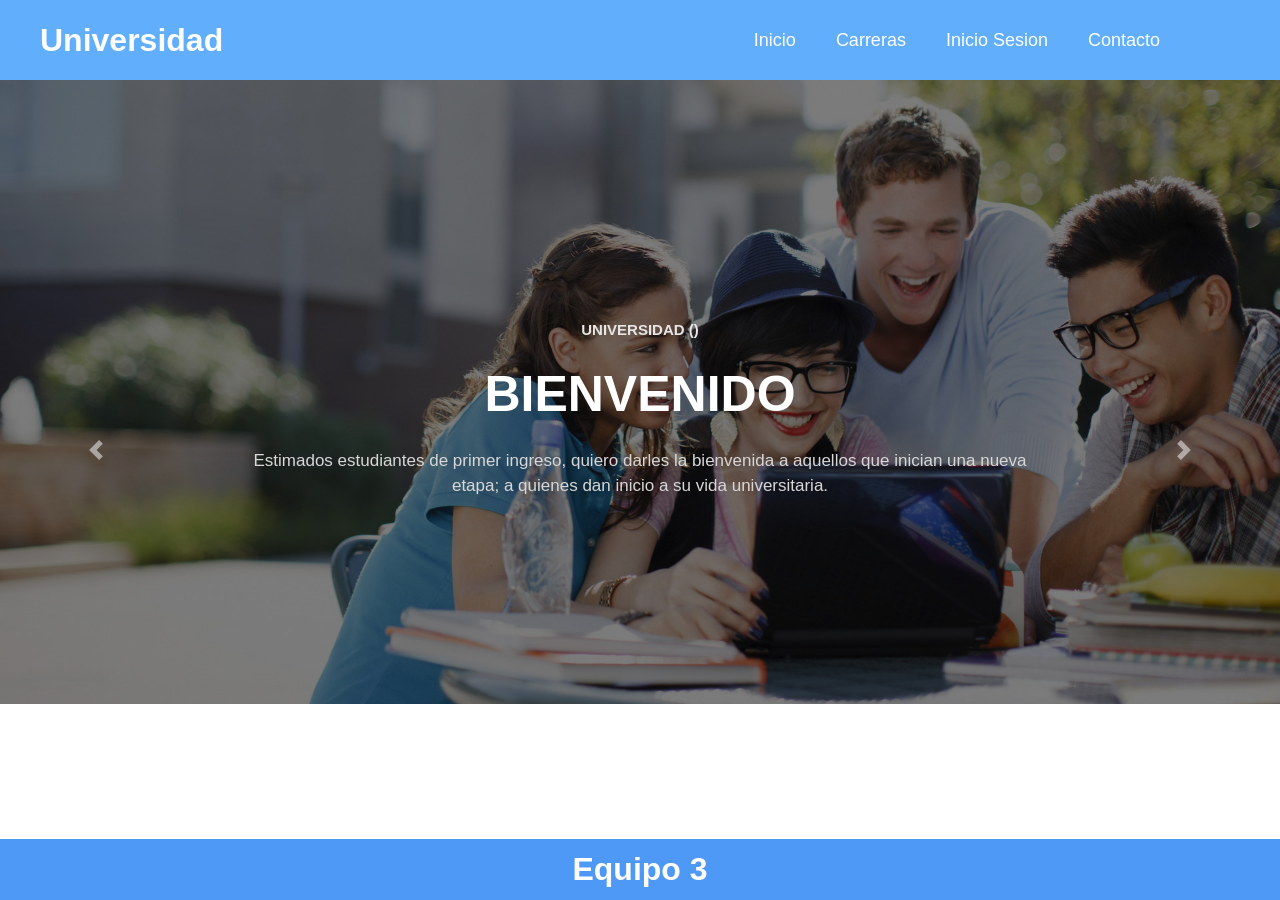
<file: index.html>
<!DOCTYPE html>

<head>
    <title>Inicio </title>
    <meta name="viewport" content="width=device-width, initial-scale=1.0">
    <link rel="stylesheet" href="css/style.css">
    <link href="//fonts.googleapis.com/css?family=Roboto:400,700,900&display=swap" rel="stylesheet">
    <link href="//fonts.googleapis.com/css2?family=Open+Sans:wght@300;400;600;700;800&display=swap" rel="stylesheet">
</head>

<body>
    <header>

        <div class="header-content">

            <div class="logo">
                <h1>Universidad</h1>
            </div>

            <div class="menu" id="show-menu">

                <nav>
                    <ul>
                        <li><a href="index.html">Inicio</a></li>
                        <li><a href="Carreras.html">Carreras</a></li>
                        <li><a href="login/index.php">Inicio Sesion</a></li>
                        <li><a href="Contacto.html">Contacto</a></li>
                    </ul>
                </nav>

            </div>

        </div>



    </header>
    <section class="w3l-banner-slider">
        <div id="carouselExampleCaptions" class="carousel slide carousel-fade" data-ride="carousel">
            <ol class="carousel-indicators">
                <li data-target="#carouselExampleCaptions" data-slide-to="0" class="active"></li>
                <li data-target="#carouselExampleCaptions" data-slide-to="1"></li>
                <li data-target="#carouselExampleCaptions" data-slide-to="2"></li>
                <li data-target="#carouselExampleCaptions" data-slide-to="3"></li>
            </ol>
            <div class="carousel-inner">
                <div class="carousel-item active" style="background-image: url('img/hero-bg.jpg')">
                    <!-- <img src="assets/images/banner.jpg" class="d-block w-100" alt="..."> -->
                    <div class="carousel-caption container">
                        <h6 class="tag-cover-9"> Universidad ()</h6>
                        <h3 class="title-cover-9">Bienvenido</h3>
                        <p class="para-cover-9">Estimados estudiantes de primer ingreso, 
                            quiero darles la bienvenida a aquellos que inician una nueva etapa; a quienes dan inicio a su vida universitaria.</p>
                    </div>
                </div>
                <div class="carousel-item" style="background-image: url('img/1.jpg')">
                    <!-- <img src="assets/images/banner-3.jpg" class="d-block w-100" alt="..."> -->
                    <div class="carousel-caption container">
                        <h6 class="tag-cover-9"> Cultura </h6>
                        <h3 class="title-cover-9">Talleres Culturales</h3>
                        <p class="para-cover-9">Los talleres culturales serían especificaciones de los talleres de ocio que, promovidos generalmente a través de asociaciones, fundaciones o centros públicos realizan propuestas de desarrollo cultural y artístico desde la dinamización y participación grupal.
                        </p>

                    </div>
                </div>
                <div class="carousel-item" style="background-image: url('img/hero-bg.jpg')">
                    <!-- <img src="assets/images/banner-2.jpg" class="d-block w-100" alt="..."> -->
                    <div class="carousel-caption container">
                        <h6 class="tag-cover-9"> Deportes</h6>
                        <h3 class="title-cover-9">Futbol</h3>
                        <p class="para-cover-9">El proyecto consistía en una competición donde 15 clubes fundadores disputarían un torneo continental anual, en el que ellos tendrían un cupo fijo y se permitiría la participación de cinco clubes más.</p>

                    </div>
                </div>

            </div>
            <a class="carousel-control-prev" href="#carouselExampleCaptions" role="button" data-slide="prev">
                <span class="carousel-control-prev-icon" aria-hidden="true"></span>
                <span class="sr-only"></span>
            </a>
            <a class="carousel-control-next" href="#carouselExampleCaptions" role="button" data-slide="next">
                <span class="carousel-control-next-icon" aria-hidden="true"></span>
                <span class="sr-only"></span>
            </a>
        </div>
    </section>
    <div>
        <div class="container">
            <div class="">

            </div>

        </div>
    </div>
    <div class="fixed-footer">
        <h1>Equipo 3</h1>

    </div>




    <!-- jQuery JS -->
    <script src="js/jquery-3.4.1.slim.min.js"></script>
    <!-- Template JavaScript -->
    <script src="js/owl.carousel.js"></script>

    <script src="js/jquery.waypoints.min.js"></script>
    <script src="js/jquery.countup.js"></script>

    <!-- disable body scroll which navbar is in active -->

    <!-- Bootstrap JS -->
    <script src="js/bootstrap.min.js"></script>
</body>

</html>
</file>
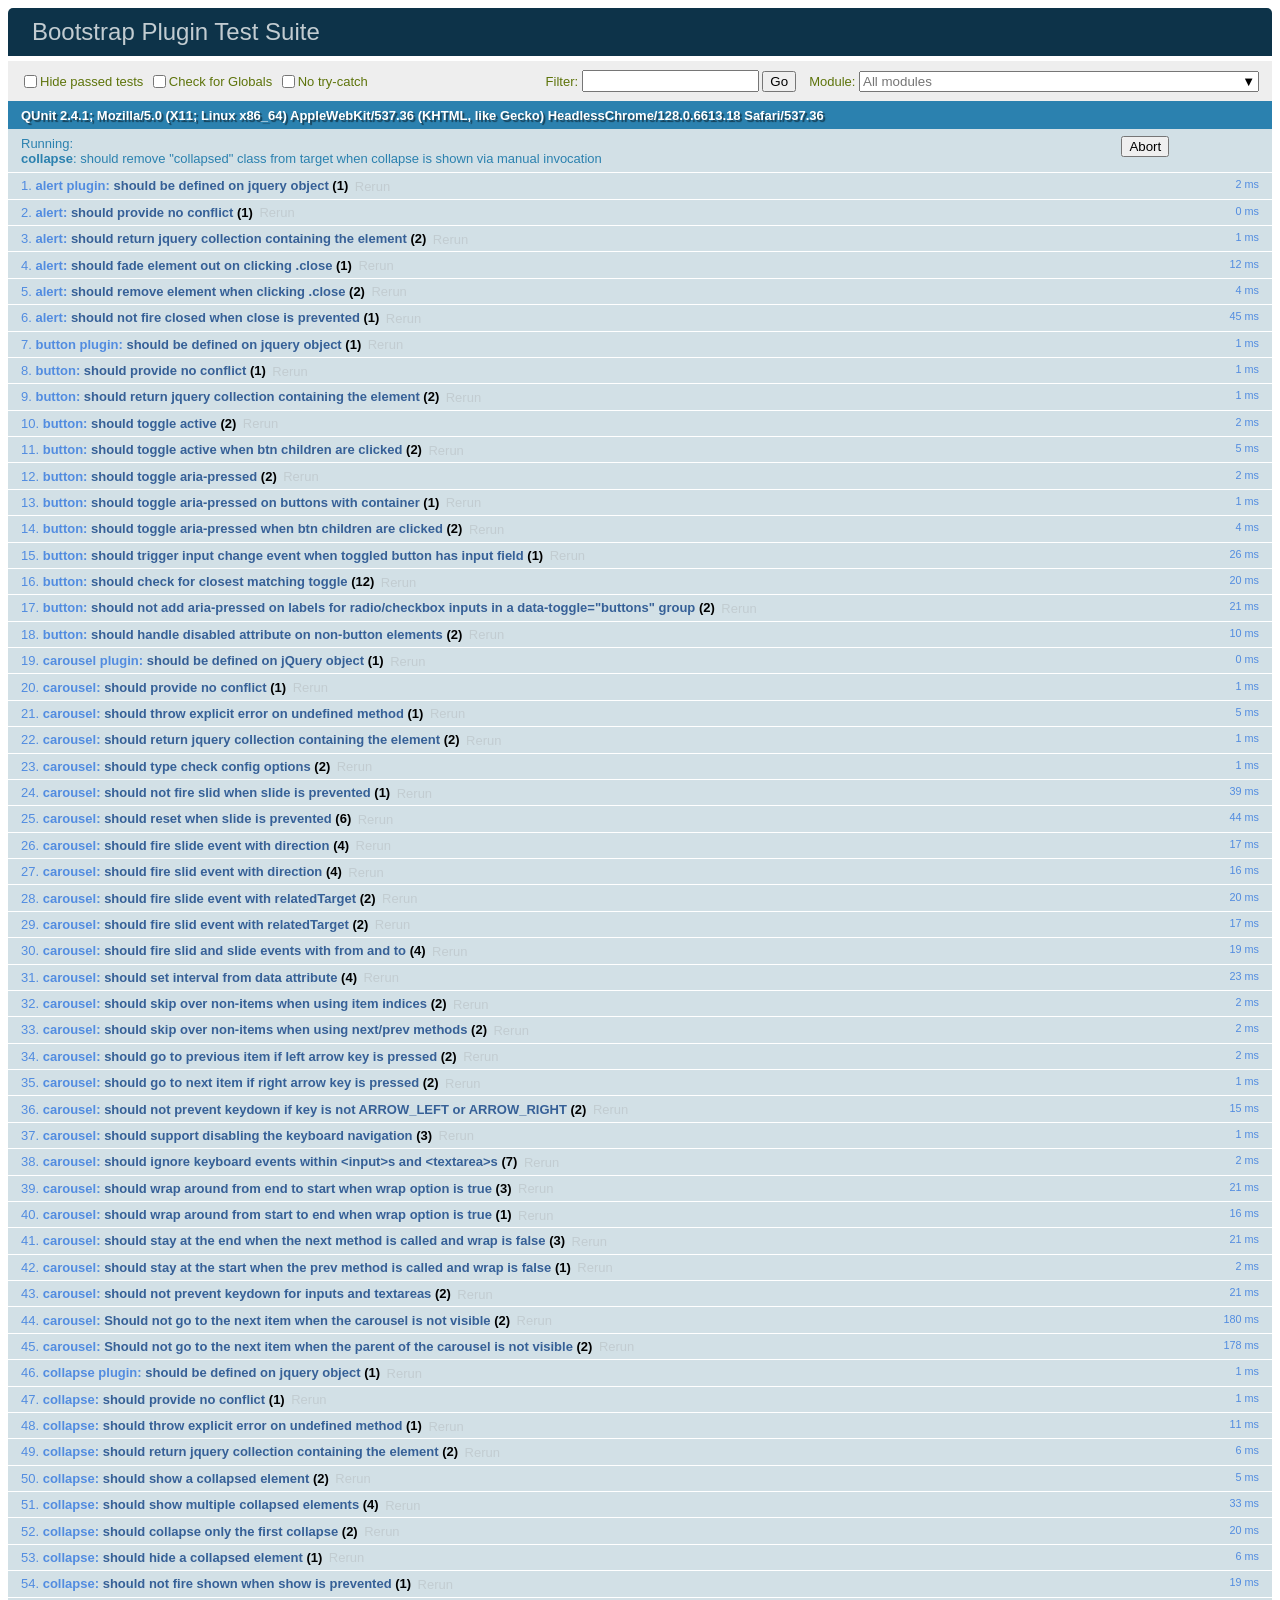
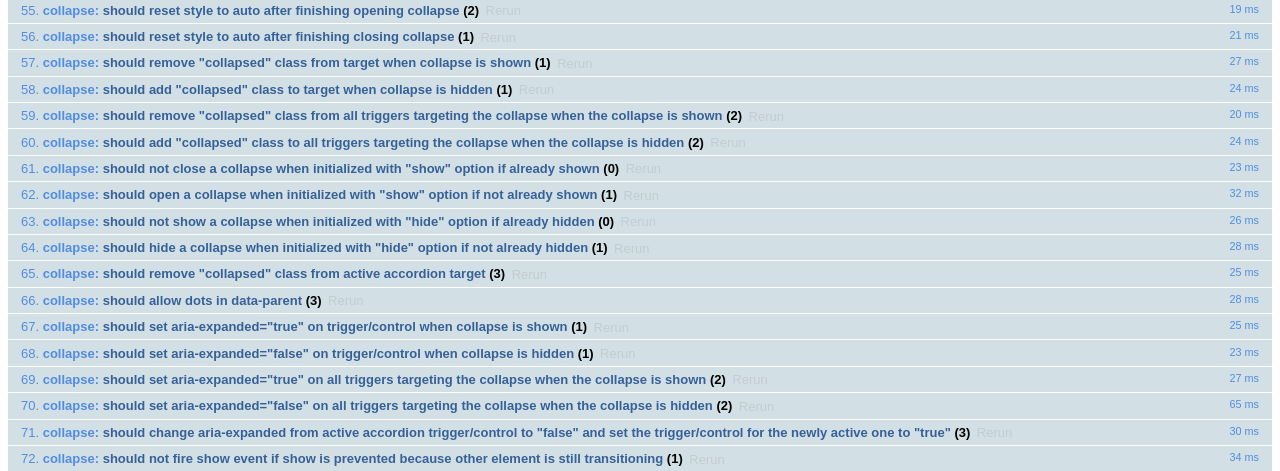
<file: buscador/css/bootstrap-4.0.0/js/tests/index.html>
<!doctype html>
<html lang="en">
  <head>
    <meta charset="utf-8">
    <meta name="viewport" content="width=device-width, initial-scale=1, shrink-to-fit=no">
    <title>Bootstrap Plugin Test Suite</title>

    <!-- jQuery -->
    <script>
      (function () {
        var path = '../../assets/js/vendor/jquery-slim.min.js'
        // get jquery param from the query string.
        var jQueryVersion = location.search.match(/[?&]jquery=(.*?)(?=&|$)/)

        // If a version was specified, use that version from our vendor folder
        if (jQueryVersion) {
          path = 'vendor/jquery-' + jQueryVersion[1] + '.min.js'
        }
        document.write('<script src="' + path + '"><\/script>')
      }())
    </script>
    <script src="../../assets/js/vendor/popper.min.js"></script>

    <!-- QUnit -->
    <link rel="stylesheet" href="vendor/qunit.css" media="screen">
    <script src="vendor/qunit.js"></script>

    <script>
      // Disable jQuery event aliases to ensure we don't accidentally use any of them
      [
        'blur',
        'focus',
        'focusin',
        'focusout',
        'resize',
        'scroll',
        'click',
        'dblclick',
        'mousedown',
        'mouseup',
        'mousemove',
        'mouseover',
        'mouseout',
        'mouseenter',
        'mouseleave',
        'change',
        'select',
        'submit',
        'keydown',
        'keypress',
        'keyup',
        'contextmenu'
      ].forEach(function(eventAlias) {
        $.fn[eventAlias] = function() {
          throw new Error('Using the ".' + eventAlias + '()" method is not allowed, so that Bootstrap can be compatible with custom jQuery builds which exclude the "event aliases" module that defines said method. See https://github.com/twbs/bootstrap/blob/master/CONTRIBUTING.md#js')
        }
      })

      // Require assert.expect in each test
      QUnit.config.requireExpects = true

      // See https://github.com/axemclion/grunt-saucelabs#test-result-details-with-qunit
      var log = []
      var testName

      QUnit.done(function(testResults) {
        var tests = []
        for (var i = 0; i < log.length; i++) {
          var details = log[i]
          tests.push({
            name: details.name,
            result: details.result,
            expected: details.expected,
            actual: details.actual,
            source: details.source
          })
        }
        testResults.tests = tests

        window.global_test_results = testResults
      })

      QUnit.testStart(function(testDetails) {
        QUnit.log(function(details) {
          if (!details.result) {
            details.name = testDetails.name
            log.push(details)
          }
        })
      })

      // Display fixture on-screen on iOS to avoid false positives
      // See https://github.com/twbs/bootstrap/pull/15955
      if (/iPhone|iPad|iPod/.test(navigator.userAgent)) {
        QUnit.begin(function() {
          $('#qunit-fixture').css({ top: 0, left: 0 })
        })

        QUnit.done(function() {
          $('#qunit-fixture').css({ top: '', left: '' })
        })
      }
    </script>

    <!-- Transpiled Plugins -->
    <script src="../dist/util.js"></script>
    <script src="../dist/alert.js"></script>
    <script src="../dist/button.js"></script>
    <script src="../dist/carousel.js"></script>
    <script src="../dist/collapse.js"></script>
    <script src="../dist/dropdown.js"></script>
    <script src="../dist/modal.js"></script>
    <script src="../dist/scrollspy.js"></script>
    <script src="../dist/tab.js"></script>
    <script src="../dist/tooltip.js"></script>
    <script src="../dist/popover.js"></script>

    <!-- Unit Tests -->
    <script src="unit/alert.js"></script>
    <script src="unit/button.js"></script>
    <script src="unit/carousel.js"></script>
    <script src="unit/collapse.js"></script>
    <script src="unit/dropdown.js"></script>
    <script src="unit/modal.js"></script>
    <script src="unit/scrollspy.js"></script>
    <script src="unit/tab.js"></script>
    <script src="unit/tooltip.js"></script>
    <script src="unit/popover.js"></script>
    <script src="unit/util.js"></script>
  </head>
  <body>
    <div id="qunit-container">
      <div id="qunit"></div>
      <div id="qunit-fixture"></div>
    </div>
  </body>
</html>
</file>
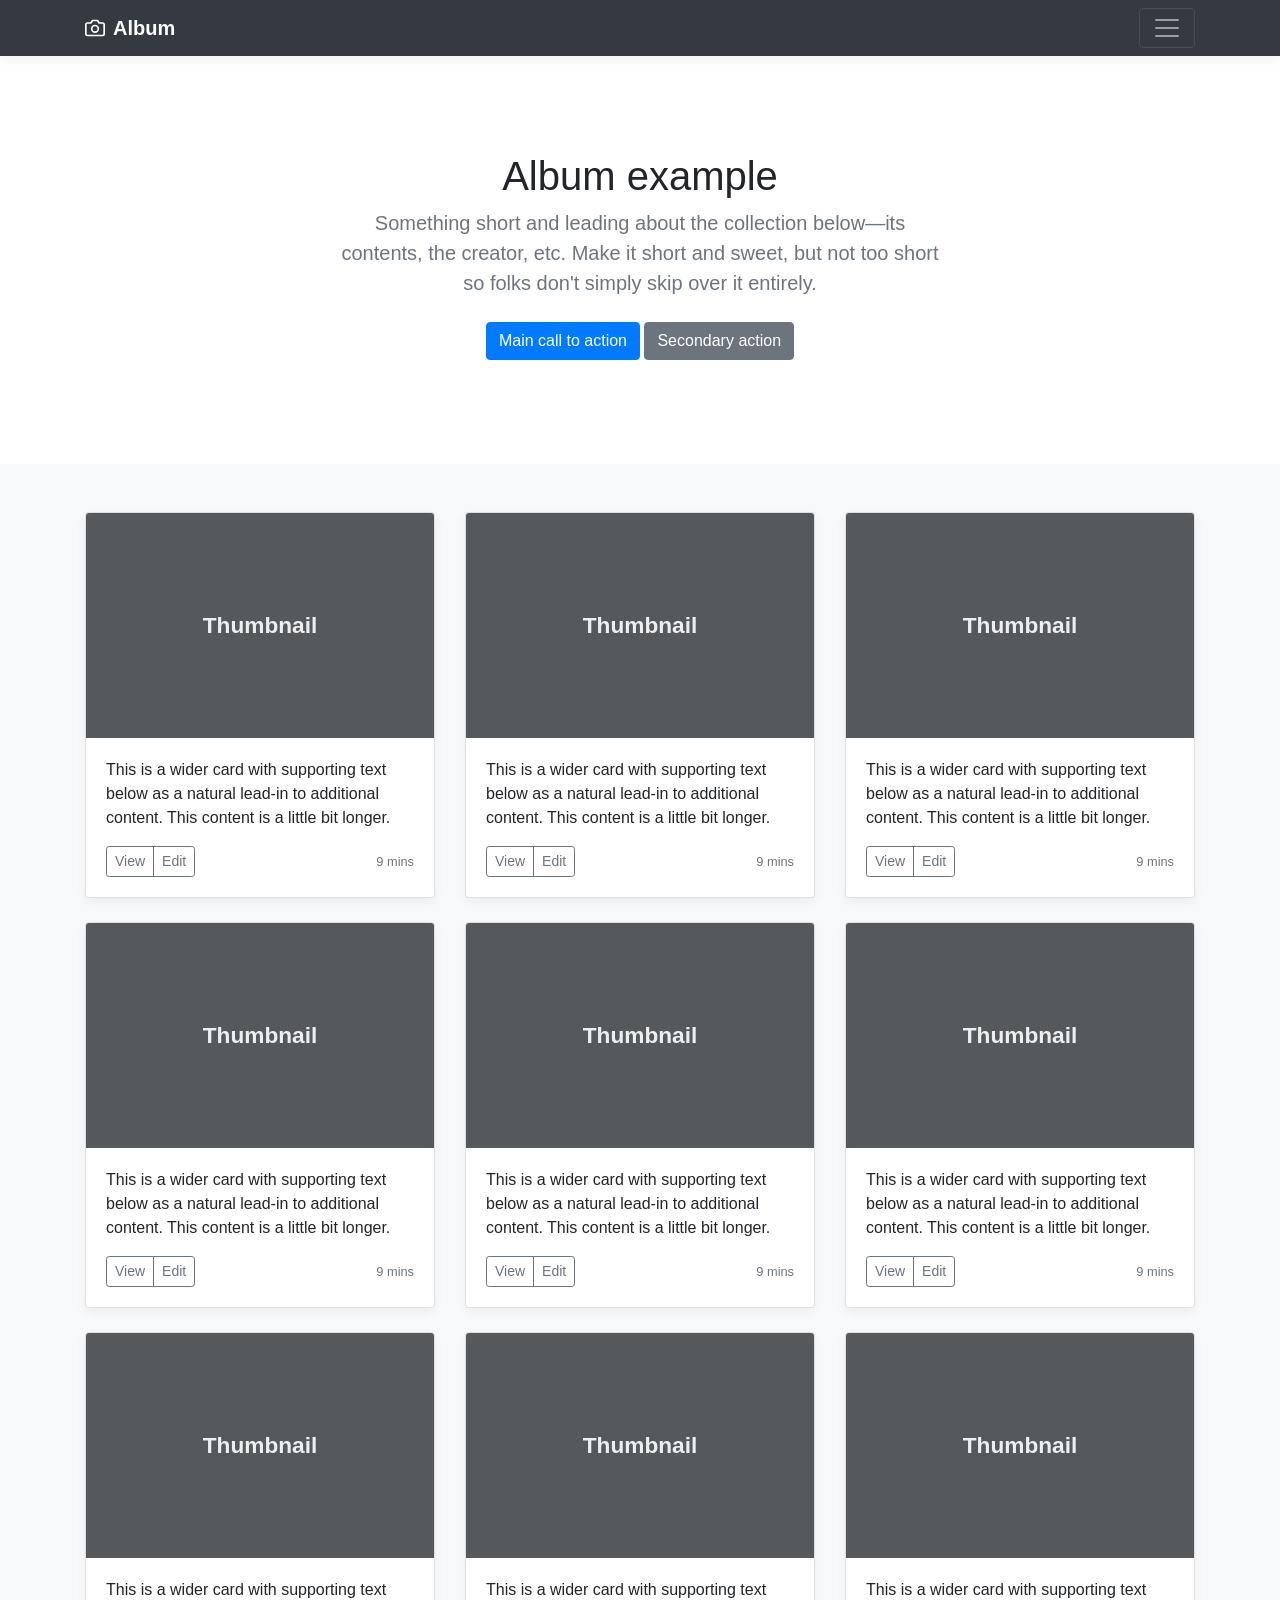
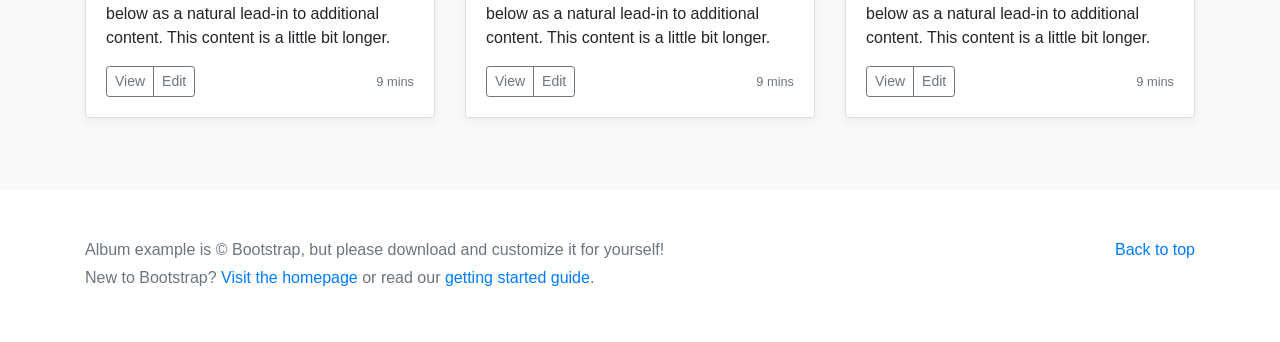
<file: buscador/css/bootstrap-4.0.0/docs/4.0/examples/album/index.html>
<!doctype html>
<html lang="en">
  <head>
    <meta charset="utf-8">
    <meta name="viewport" content="width=device-width, initial-scale=1, shrink-to-fit=no">
    <meta name="description" content="">
    <meta name="author" content="">
    <link rel="icon" href="../../../../favicon.ico">

    <title>Album example for Bootstrap</title>

    <!-- Bootstrap core CSS -->
    <link href="../../../../dist/css/bootstrap.min.css" rel="stylesheet">

    <!-- Custom styles for this template -->
    <link href="album.css" rel="stylesheet">
  </head>

  <body>

    <header>
      <div class="collapse bg-dark" id="navbarHeader">
        <div class="container">
          <div class="row">
            <div class="col-sm-8 col-md-7 py-4">
              <h4 class="text-white">About</h4>
              <p class="text-muted">Add some information about the album below, the author, or any other background context. Make it a few sentences long so folks can pick up some informative tidbits. Then, link them off to some social networking sites or contact information.</p>
            </div>
            <div class="col-sm-4 offset-md-1 py-4">
              <h4 class="text-white">Contact</h4>
              <ul class="list-unstyled">
                <li><a href="#" class="text-white">Follow on Twitter</a></li>
                <li><a href="#" class="text-white">Like on Facebook</a></li>
                <li><a href="#" class="text-white">Email me</a></li>
              </ul>
            </div>
          </div>
        </div>
      </div>
      <div class="navbar navbar-dark bg-dark box-shadow">
        <div class="container d-flex justify-content-between">
          <a href="#" class="navbar-brand d-flex align-items-center">
            <svg xmlns="http://www.w3.org/2000/svg" width="20" height="20" viewBox="0 0 24 24" fill="none" stroke="currentColor" stroke-width="2" stroke-linecap="round" stroke-linejoin="round" class="mr-2"><path d="M23 19a2 2 0 0 1-2 2H3a2 2 0 0 1-2-2V8a2 2 0 0 1 2-2h4l2-3h6l2 3h4a2 2 0 0 1 2 2z"></path><circle cx="12" cy="13" r="4"></circle></svg>
            <strong>Album</strong>
          </a>
          <button class="navbar-toggler" type="button" data-toggle="collapse" data-target="#navbarHeader" aria-controls="navbarHeader" aria-expanded="false" aria-label="Toggle navigation">
            <span class="navbar-toggler-icon"></span>
          </button>
        </div>
      </div>
    </header>

    <main role="main">

      <section class="jumbotron text-center">
        <div class="container">
          <h1 class="jumbotron-heading">Album example</h1>
          <p class="lead text-muted">Something short and leading about the collection below—its contents, the creator, etc. Make it short and sweet, but not too short so folks don't simply skip over it entirely.</p>
          <p>
            <a href="#" class="btn btn-primary my-2">Main call to action</a>
            <a href="#" class="btn btn-secondary my-2">Secondary action</a>
          </p>
        </div>
      </section>

      <div class="album py-5 bg-light">
        <div class="container">

          <div class="row">
            <div class="col-md-4">
              <div class="card mb-4 box-shadow">
                <img class="card-img-top" data-src="holder.js/100px225?theme=thumb&bg=55595c&fg=eceeef&text=Thumbnail" alt="Card image cap">
                <div class="card-body">
                  <p class="card-text">This is a wider card with supporting text below as a natural lead-in to additional content. This content is a little bit longer.</p>
                  <div class="d-flex justify-content-between align-items-center">
                    <div class="btn-group">
                      <button type="button" class="btn btn-sm btn-outline-secondary">View</button>
                      <button type="button" class="btn btn-sm btn-outline-secondary">Edit</button>
                    </div>
                    <small class="text-muted">9 mins</small>
                  </div>
                </div>
              </div>
            </div>
            <div class="col-md-4">
              <div class="card mb-4 box-shadow">
                <img class="card-img-top" data-src="holder.js/100px225?theme=thumb&bg=55595c&fg=eceeef&text=Thumbnail" alt="Card image cap">
                <div class="card-body">
                  <p class="card-text">This is a wider card with supporting text below as a natural lead-in to additional content. This content is a little bit longer.</p>
                  <div class="d-flex justify-content-between align-items-center">
                    <div class="btn-group">
                      <button type="button" class="btn btn-sm btn-outline-secondary">View</button>
                      <button type="button" class="btn btn-sm btn-outline-secondary">Edit</button>
                    </div>
                    <small class="text-muted">9 mins</small>
                  </div>
                </div>
              </div>
            </div>
            <div class="col-md-4">
              <div class="card mb-4 box-shadow">
                <img class="card-img-top" data-src="holder.js/100px225?theme=thumb&bg=55595c&fg=eceeef&text=Thumbnail" alt="Card image cap">
                <div class="card-body">
                  <p class="card-text">This is a wider card with supporting text below as a natural lead-in to additional content. This content is a little bit longer.</p>
                  <div class="d-flex justify-content-between align-items-center">
                    <div class="btn-group">
                      <button type="button" class="btn btn-sm btn-outline-secondary">View</button>
                      <button type="button" class="btn btn-sm btn-outline-secondary">Edit</button>
                    </div>
                    <small class="text-muted">9 mins</small>
                  </div>
                </div>
              </div>
            </div>

            <div class="col-md-4">
              <div class="card mb-4 box-shadow">
                <img class="card-img-top" data-src="holder.js/100px225?theme=thumb&bg=55595c&fg=eceeef&text=Thumbnail" alt="Card image cap">
                <div class="card-body">
                  <p class="card-text">This is a wider card with supporting text below as a natural lead-in to additional content. This content is a little bit longer.</p>
                  <div class="d-flex justify-content-between align-items-center">
                    <div class="btn-group">
                      <button type="button" class="btn btn-sm btn-outline-secondary">View</button>
                      <button type="button" class="btn btn-sm btn-outline-secondary">Edit</button>
                    </div>
                    <small class="text-muted">9 mins</small>
                  </div>
                </div>
              </div>
            </div>
            <div class="col-md-4">
              <div class="card mb-4 box-shadow">
                <img class="card-img-top" data-src="holder.js/100px225?theme=thumb&bg=55595c&fg=eceeef&text=Thumbnail" alt="Card image cap">
                <div class="card-body">
                  <p class="card-text">This is a wider card with supporting text below as a natural lead-in to additional content. This content is a little bit longer.</p>
                  <div class="d-flex justify-content-between align-items-center">
                    <div class="btn-group">
                      <button type="button" class="btn btn-sm btn-outline-secondary">View</button>
                      <button type="button" class="btn btn-sm btn-outline-secondary">Edit</button>
                    </div>
                    <small class="text-muted">9 mins</small>
                  </div>
                </div>
              </div>
            </div>
            <div class="col-md-4">
              <div class="card mb-4 box-shadow">
                <img class="card-img-top" data-src="holder.js/100px225?theme=thumb&bg=55595c&fg=eceeef&text=Thumbnail" alt="Card image cap">
                <div class="card-body">
                  <p class="card-text">This is a wider card with supporting text below as a natural lead-in to additional content. This content is a little bit longer.</p>
                  <div class="d-flex justify-content-between align-items-center">
                    <div class="btn-group">
                      <button type="button" class="btn btn-sm btn-outline-secondary">View</button>
                      <button type="button" class="btn btn-sm btn-outline-secondary">Edit</button>
                    </div>
                    <small class="text-muted">9 mins</small>
                  </div>
                </div>
              </div>
            </div>

            <div class="col-md-4">
              <div class="card mb-4 box-shadow">
                <img class="card-img-top" data-src="holder.js/100px225?theme=thumb&bg=55595c&fg=eceeef&text=Thumbnail" alt="Card image cap">
                <div class="card-body">
                  <p class="card-text">This is a wider card with supporting text below as a natural lead-in to additional content. This content is a little bit longer.</p>
                  <div class="d-flex justify-content-between align-items-center">
                    <div class="btn-group">
                      <button type="button" class="btn btn-sm btn-outline-secondary">View</button>
                      <button type="button" class="btn btn-sm btn-outline-secondary">Edit</button>
                    </div>
                    <small class="text-muted">9 mins</small>
                  </div>
                </div>
              </div>
            </div>
            <div class="col-md-4">
              <div class="card mb-4 box-shadow">
                <img class="card-img-top" data-src="holder.js/100px225?theme=thumb&bg=55595c&fg=eceeef&text=Thumbnail" alt="Card image cap">
                <div class="card-body">
                  <p class="card-text">This is a wider card with supporting text below as a natural lead-in to additional content. This content is a little bit longer.</p>
                  <div class="d-flex justify-content-between align-items-center">
                    <div class="btn-group">
                      <button type="button" class="btn btn-sm btn-outline-secondary">View</button>
                      <button type="button" class="btn btn-sm btn-outline-secondary">Edit</button>
                    </div>
                    <small class="text-muted">9 mins</small>
                  </div>
                </div>
              </div>
            </div>
            <div class="col-md-4">
              <div class="card mb-4 box-shadow">
                <img class="card-img-top" data-src="holder.js/100px225?theme=thumb&bg=55595c&fg=eceeef&text=Thumbnail" alt="Card image cap">
                <div class="card-body">
                  <p class="card-text">This is a wider card with supporting text below as a natural lead-in to additional content. This content is a little bit longer.</p>
                  <div class="d-flex justify-content-between align-items-center">
                    <div class="btn-group">
                      <button type="button" class="btn btn-sm btn-outline-secondary">View</button>
                      <button type="button" class="btn btn-sm btn-outline-secondary">Edit</button>
                    </div>
                    <small class="text-muted">9 mins</small>
                  </div>
                </div>
              </div>
            </div>
          </div>
        </div>
      </div>

    </main>

    <footer class="text-muted">
      <div class="container">
        <p class="float-right">
          <a href="#">Back to top</a>
        </p>
        <p>Album example is &copy; Bootstrap, but please download and customize it for yourself!</p>
        <p>New to Bootstrap? <a href="../../">Visit the homepage</a> or read our <a href="../../getting-started/">getting started guide</a>.</p>
      </div>
    </footer>

    <!-- Bootstrap core JavaScript
    ================================================== -->
    <!-- Placed at the end of the document so the pages load faster -->
    <script src="https://code.jquery.com/jquery-3.2.1.slim.min.js" integrity="sha384-KJ3o2DKtIkvYIK3UENzmM7KCkRr/rE9/Qpg6aAZGJwFDMVNA/GpGFF93hXpG5KkN" crossorigin="anonymous"></script>
    <script>window.jQuery || document.write('<script src="../../../../assets/js/vendor/jquery-slim.min.js"><\/script>')</script>
    <script src="../../../../assets/js/vendor/popper.min.js"></script>
    <script src="../../../../dist/js/bootstrap.min.js"></script>
    <script src="../../../../assets/js/vendor/holder.min.js"></script>
  </body>
</html>
</file>
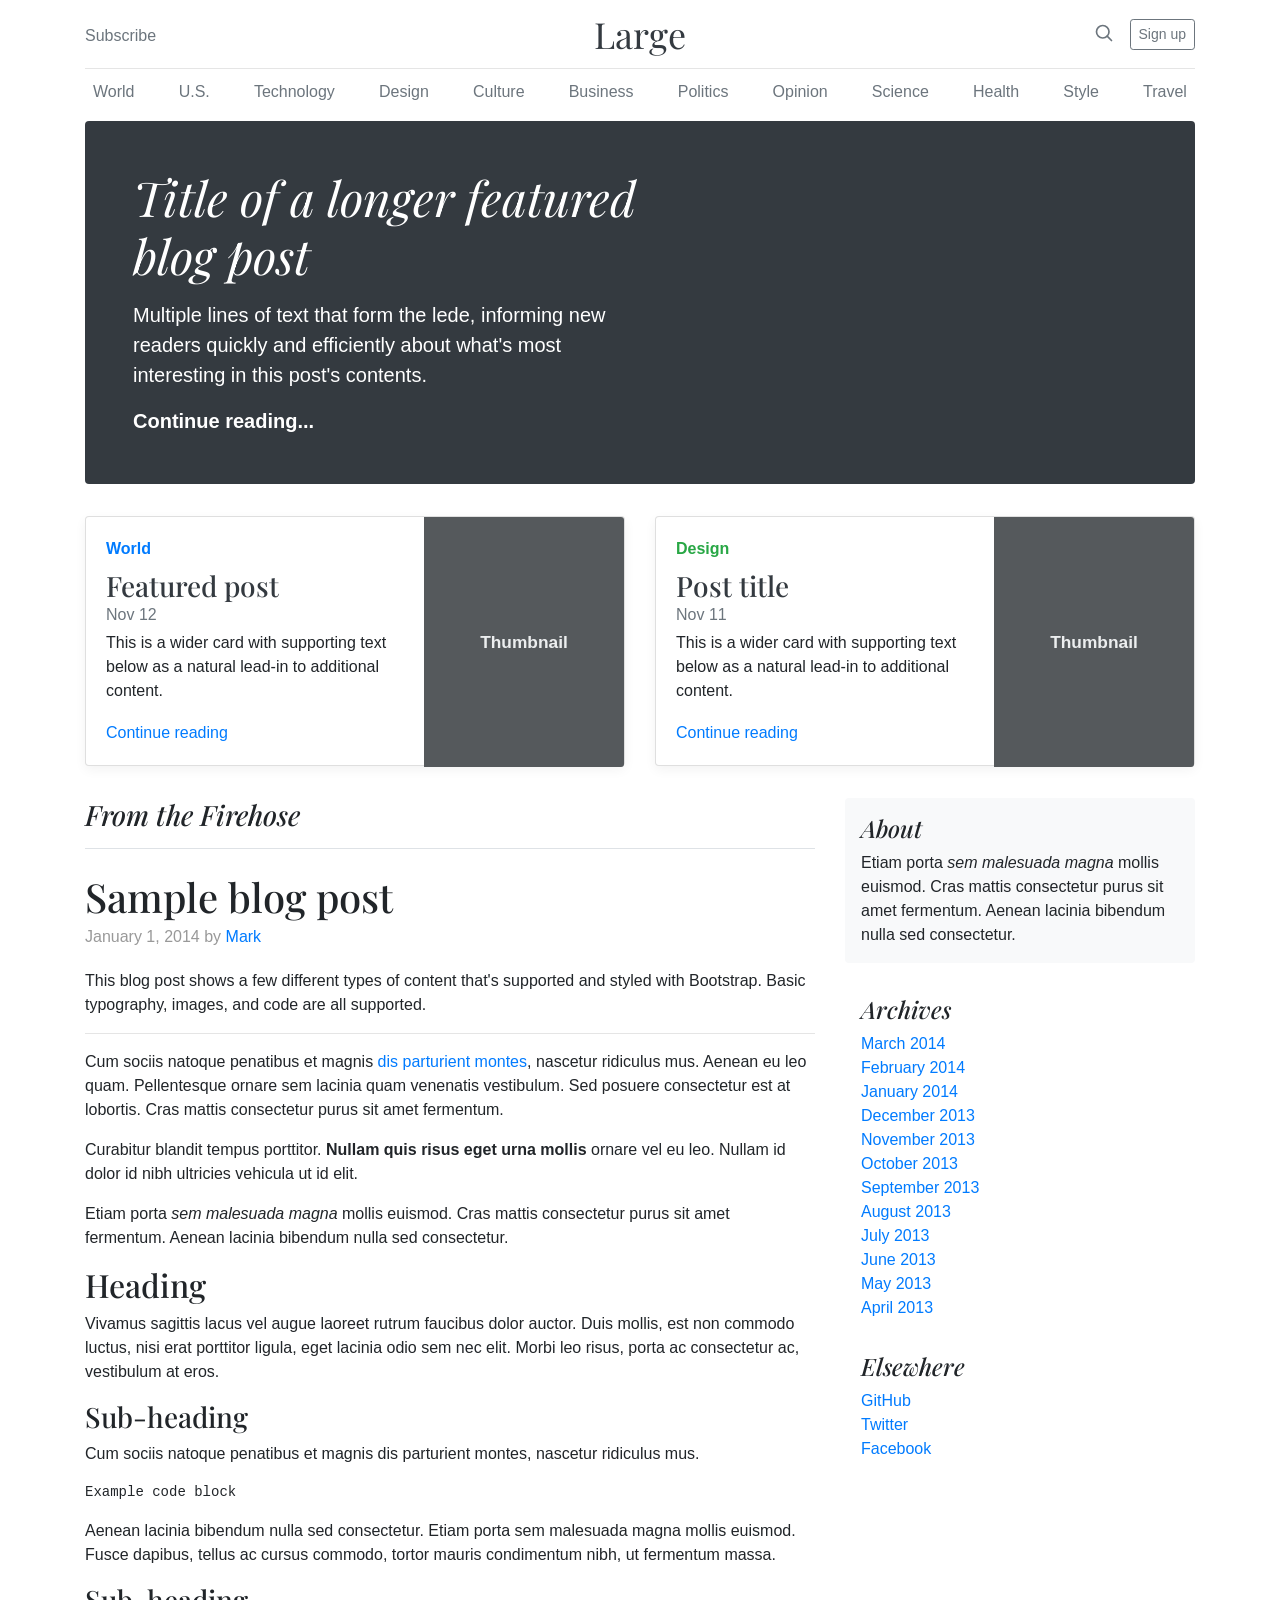
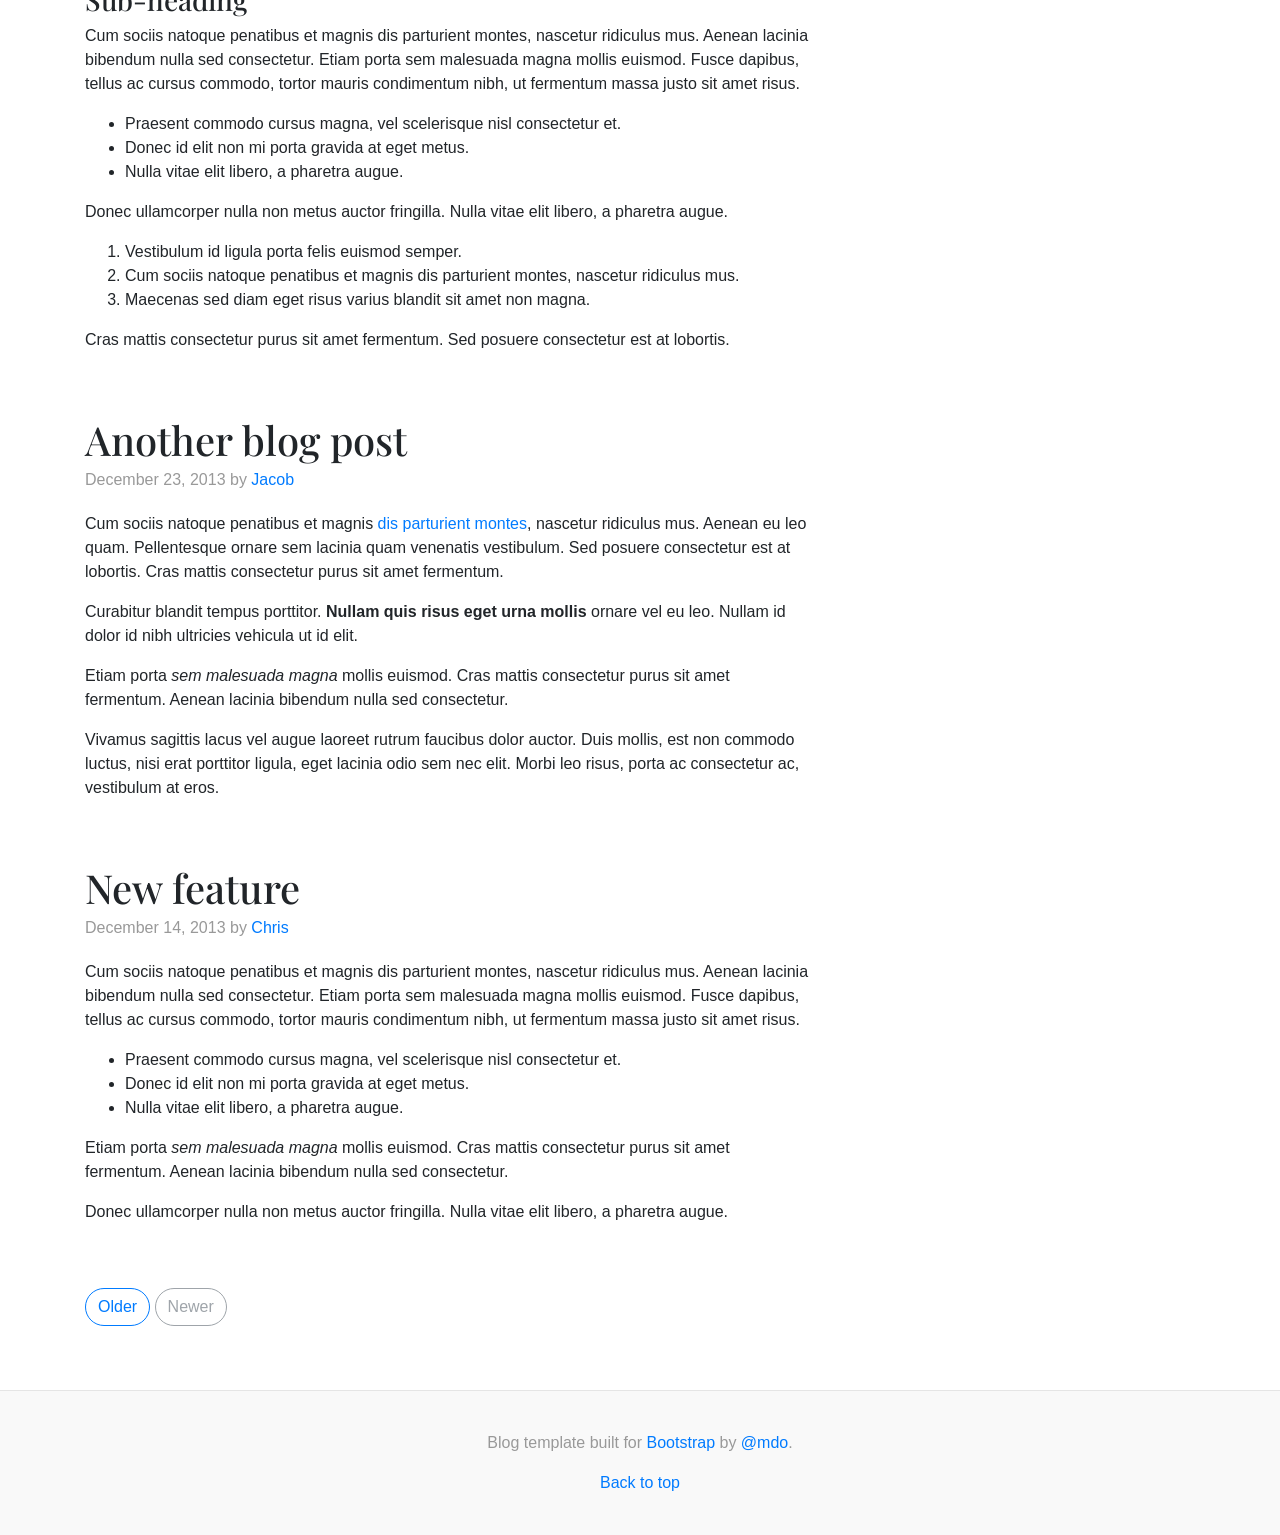
<file: buscador/css/bootstrap-4.0.0/docs/4.0/examples/blog/index.html>
<!doctype html>
<html lang="en">
  <head>
    <meta charset="utf-8">
    <meta name="viewport" content="width=device-width, initial-scale=1, shrink-to-fit=no">
    <meta name="description" content="">
    <meta name="author" content="">
    <link rel="icon" href="../../../../favicon.ico">

    <title>Blog Template for Bootstrap</title>

    <!-- Bootstrap core CSS -->
    <link href="../../../../dist/css/bootstrap.min.css" rel="stylesheet">

    <!-- Custom styles for this template -->
    <link href="https://fonts.googleapis.com/css?family=Playfair+Display:700,900" rel="stylesheet">
    <link href="blog.css" rel="stylesheet">
  </head>

  <body>

    <div class="container">
      <header class="blog-header py-3">
        <div class="row flex-nowrap justify-content-between align-items-center">
          <div class="col-4 pt-1">
            <a class="text-muted" href="#">Subscribe</a>
          </div>
          <div class="col-4 text-center">
            <a class="blog-header-logo text-dark" href="#">Large</a>
          </div>
          <div class="col-4 d-flex justify-content-end align-items-center">
            <a class="text-muted" href="#">
              <svg xmlns="http://www.w3.org/2000/svg" width="20" height="20" viewBox="0 0 24 24" fill="none" stroke="currentColor" stroke-width="2" stroke-linecap="round" stroke-linejoin="round" class="mx-3"><circle cx="10.5" cy="10.5" r="7.5"></circle><line x1="21" y1="21" x2="15.8" y2="15.8"></line></svg>
            </a>
            <a class="btn btn-sm btn-outline-secondary" href="#">Sign up</a>
          </div>
        </div>
      </header>

      <div class="nav-scroller py-1 mb-2">
        <nav class="nav d-flex justify-content-between">
          <a class="p-2 text-muted" href="#">World</a>
          <a class="p-2 text-muted" href="#">U.S.</a>
          <a class="p-2 text-muted" href="#">Technology</a>
          <a class="p-2 text-muted" href="#">Design</a>
          <a class="p-2 text-muted" href="#">Culture</a>
          <a class="p-2 text-muted" href="#">Business</a>
          <a class="p-2 text-muted" href="#">Politics</a>
          <a class="p-2 text-muted" href="#">Opinion</a>
          <a class="p-2 text-muted" href="#">Science</a>
          <a class="p-2 text-muted" href="#">Health</a>
          <a class="p-2 text-muted" href="#">Style</a>
          <a class="p-2 text-muted" href="#">Travel</a>
        </nav>
      </div>

      <div class="jumbotron p-3 p-md-5 text-white rounded bg-dark">
        <div class="col-md-6 px-0">
          <h1 class="display-4 font-italic">Title of a longer featured blog post</h1>
          <p class="lead my-3">Multiple lines of text that form the lede, informing new readers quickly and efficiently about what's most interesting in this post's contents.</p>
          <p class="lead mb-0"><a href="#" class="text-white font-weight-bold">Continue reading...</a></p>
        </div>
      </div>

      <div class="row mb-2">
        <div class="col-md-6">
          <div class="card flex-md-row mb-4 box-shadow h-md-250">
            <div class="card-body d-flex flex-column align-items-start">
              <strong class="d-inline-block mb-2 text-primary">World</strong>
              <h3 class="mb-0">
                <a class="text-dark" href="#">Featured post</a>
              </h3>
              <div class="mb-1 text-muted">Nov 12</div>
              <p class="card-text mb-auto">This is a wider card with supporting text below as a natural lead-in to additional content.</p>
              <a href="#">Continue reading</a>
            </div>
            <img class="card-img-right flex-auto d-none d-md-block" data-src="holder.js/200x250?theme=thumb" alt="Card image cap">
          </div>
        </div>
        <div class="col-md-6">
          <div class="card flex-md-row mb-4 box-shadow h-md-250">
            <div class="card-body d-flex flex-column align-items-start">
              <strong class="d-inline-block mb-2 text-success">Design</strong>
              <h3 class="mb-0">
                <a class="text-dark" href="#">Post title</a>
              </h3>
              <div class="mb-1 text-muted">Nov 11</div>
              <p class="card-text mb-auto">This is a wider card with supporting text below as a natural lead-in to additional content.</p>
              <a href="#">Continue reading</a>
            </div>
            <img class="card-img-right flex-auto d-none d-md-block" data-src="holder.js/200x250?theme=thumb" alt="Card image cap">
          </div>
        </div>
      </div>
    </div>

    <main role="main" class="container">
      <div class="row">
        <div class="col-md-8 blog-main">
          <h3 class="pb-3 mb-4 font-italic border-bottom">
            From the Firehose
          </h3>

          <div class="blog-post">
            <h2 class="blog-post-title">Sample blog post</h2>
            <p class="blog-post-meta">January 1, 2014 by <a href="#">Mark</a></p>

            <p>This blog post shows a few different types of content that's supported and styled with Bootstrap. Basic typography, images, and code are all supported.</p>
            <hr>
            <p>Cum sociis natoque penatibus et magnis <a href="#">dis parturient montes</a>, nascetur ridiculus mus. Aenean eu leo quam. Pellentesque ornare sem lacinia quam venenatis vestibulum. Sed posuere consectetur est at lobortis. Cras mattis consectetur purus sit amet fermentum.</p>
            <blockquote>
              <p>Curabitur blandit tempus porttitor. <strong>Nullam quis risus eget urna mollis</strong> ornare vel eu leo. Nullam id dolor id nibh ultricies vehicula ut id elit.</p>
            </blockquote>
            <p>Etiam porta <em>sem malesuada magna</em> mollis euismod. Cras mattis consectetur purus sit amet fermentum. Aenean lacinia bibendum nulla sed consectetur.</p>
            <h2>Heading</h2>
            <p>Vivamus sagittis lacus vel augue laoreet rutrum faucibus dolor auctor. Duis mollis, est non commodo luctus, nisi erat porttitor ligula, eget lacinia odio sem nec elit. Morbi leo risus, porta ac consectetur ac, vestibulum at eros.</p>
            <h3>Sub-heading</h3>
            <p>Cum sociis natoque penatibus et magnis dis parturient montes, nascetur ridiculus mus.</p>
            <pre><code>Example code block</code></pre>
            <p>Aenean lacinia bibendum nulla sed consectetur. Etiam porta sem malesuada magna mollis euismod. Fusce dapibus, tellus ac cursus commodo, tortor mauris condimentum nibh, ut fermentum massa.</p>
            <h3>Sub-heading</h3>
            <p>Cum sociis natoque penatibus et magnis dis parturient montes, nascetur ridiculus mus. Aenean lacinia bibendum nulla sed consectetur. Etiam porta sem malesuada magna mollis euismod. Fusce dapibus, tellus ac cursus commodo, tortor mauris condimentum nibh, ut fermentum massa justo sit amet risus.</p>
            <ul>
              <li>Praesent commodo cursus magna, vel scelerisque nisl consectetur et.</li>
              <li>Donec id elit non mi porta gravida at eget metus.</li>
              <li>Nulla vitae elit libero, a pharetra augue.</li>
            </ul>
            <p>Donec ullamcorper nulla non metus auctor fringilla. Nulla vitae elit libero, a pharetra augue.</p>
            <ol>
              <li>Vestibulum id ligula porta felis euismod semper.</li>
              <li>Cum sociis natoque penatibus et magnis dis parturient montes, nascetur ridiculus mus.</li>
              <li>Maecenas sed diam eget risus varius blandit sit amet non magna.</li>
            </ol>
            <p>Cras mattis consectetur purus sit amet fermentum. Sed posuere consectetur est at lobortis.</p>
          </div><!-- /.blog-post -->

          <div class="blog-post">
            <h2 class="blog-post-title">Another blog post</h2>
            <p class="blog-post-meta">December 23, 2013 by <a href="#">Jacob</a></p>

            <p>Cum sociis natoque penatibus et magnis <a href="#">dis parturient montes</a>, nascetur ridiculus mus. Aenean eu leo quam. Pellentesque ornare sem lacinia quam venenatis vestibulum. Sed posuere consectetur est at lobortis. Cras mattis consectetur purus sit amet fermentum.</p>
            <blockquote>
              <p>Curabitur blandit tempus porttitor. <strong>Nullam quis risus eget urna mollis</strong> ornare vel eu leo. Nullam id dolor id nibh ultricies vehicula ut id elit.</p>
            </blockquote>
            <p>Etiam porta <em>sem malesuada magna</em> mollis euismod. Cras mattis consectetur purus sit amet fermentum. Aenean lacinia bibendum nulla sed consectetur.</p>
            <p>Vivamus sagittis lacus vel augue laoreet rutrum faucibus dolor auctor. Duis mollis, est non commodo luctus, nisi erat porttitor ligula, eget lacinia odio sem nec elit. Morbi leo risus, porta ac consectetur ac, vestibulum at eros.</p>
          </div><!-- /.blog-post -->

          <div class="blog-post">
            <h2 class="blog-post-title">New feature</h2>
            <p class="blog-post-meta">December 14, 2013 by <a href="#">Chris</a></p>

            <p>Cum sociis natoque penatibus et magnis dis parturient montes, nascetur ridiculus mus. Aenean lacinia bibendum nulla sed consectetur. Etiam porta sem malesuada magna mollis euismod. Fusce dapibus, tellus ac cursus commodo, tortor mauris condimentum nibh, ut fermentum massa justo sit amet risus.</p>
            <ul>
              <li>Praesent commodo cursus magna, vel scelerisque nisl consectetur et.</li>
              <li>Donec id elit non mi porta gravida at eget metus.</li>
              <li>Nulla vitae elit libero, a pharetra augue.</li>
            </ul>
            <p>Etiam porta <em>sem malesuada magna</em> mollis euismod. Cras mattis consectetur purus sit amet fermentum. Aenean lacinia bibendum nulla sed consectetur.</p>
            <p>Donec ullamcorper nulla non metus auctor fringilla. Nulla vitae elit libero, a pharetra augue.</p>
          </div><!-- /.blog-post -->

          <nav class="blog-pagination">
            <a class="btn btn-outline-primary" href="#">Older</a>
            <a class="btn btn-outline-secondary disabled" href="#">Newer</a>
          </nav>

        </div><!-- /.blog-main -->

        <aside class="col-md-4 blog-sidebar">
          <div class="p-3 mb-3 bg-light rounded">
            <h4 class="font-italic">About</h4>
            <p class="mb-0">Etiam porta <em>sem malesuada magna</em> mollis euismod. Cras mattis consectetur purus sit amet fermentum. Aenean lacinia bibendum nulla sed consectetur.</p>
          </div>

          <div class="p-3">
            <h4 class="font-italic">Archives</h4>
            <ol class="list-unstyled mb-0">
              <li><a href="#">March 2014</a></li>
              <li><a href="#">February 2014</a></li>
              <li><a href="#">January 2014</a></li>
              <li><a href="#">December 2013</a></li>
              <li><a href="#">November 2013</a></li>
              <li><a href="#">October 2013</a></li>
              <li><a href="#">September 2013</a></li>
              <li><a href="#">August 2013</a></li>
              <li><a href="#">July 2013</a></li>
              <li><a href="#">June 2013</a></li>
              <li><a href="#">May 2013</a></li>
              <li><a href="#">April 2013</a></li>
            </ol>
          </div>

          <div class="p-3">
            <h4 class="font-italic">Elsewhere</h4>
            <ol class="list-unstyled">
              <li><a href="#">GitHub</a></li>
              <li><a href="#">Twitter</a></li>
              <li><a href="#">Facebook</a></li>
            </ol>
          </div>
        </aside><!-- /.blog-sidebar -->

      </div><!-- /.row -->

    </main><!-- /.container -->

    <footer class="blog-footer">
      <p>Blog template built for <a href="https://getbootstrap.com/">Bootstrap</a> by <a href="https://twitter.com/mdo">@mdo</a>.</p>
      <p>
        <a href="#">Back to top</a>
      </p>
    </footer>

    <!-- Bootstrap core JavaScript
    ================================================== -->
    <!-- Placed at the end of the document so the pages load faster -->
    <script src="https://code.jquery.com/jquery-3.2.1.slim.min.js" integrity="sha384-KJ3o2DKtIkvYIK3UENzmM7KCkRr/rE9/Qpg6aAZGJwFDMVNA/GpGFF93hXpG5KkN" crossorigin="anonymous"></script>
    <script>window.jQuery || document.write('<script src="../../../../assets/js/vendor/jquery-slim.min.js"><\/script>')</script>
    <script src="../../../../assets/js/vendor/popper.min.js"></script>
    <script src="../../../../dist/js/bootstrap.min.js"></script>
    <script src="../../../../assets/js/vendor/holder.min.js"></script>
    <script>
      Holder.addTheme('thumb', {
        bg: '#55595c',
        fg: '#eceeef',
        text: 'Thumbnail'
      });
    </script>
  </body>
</html>
</file>
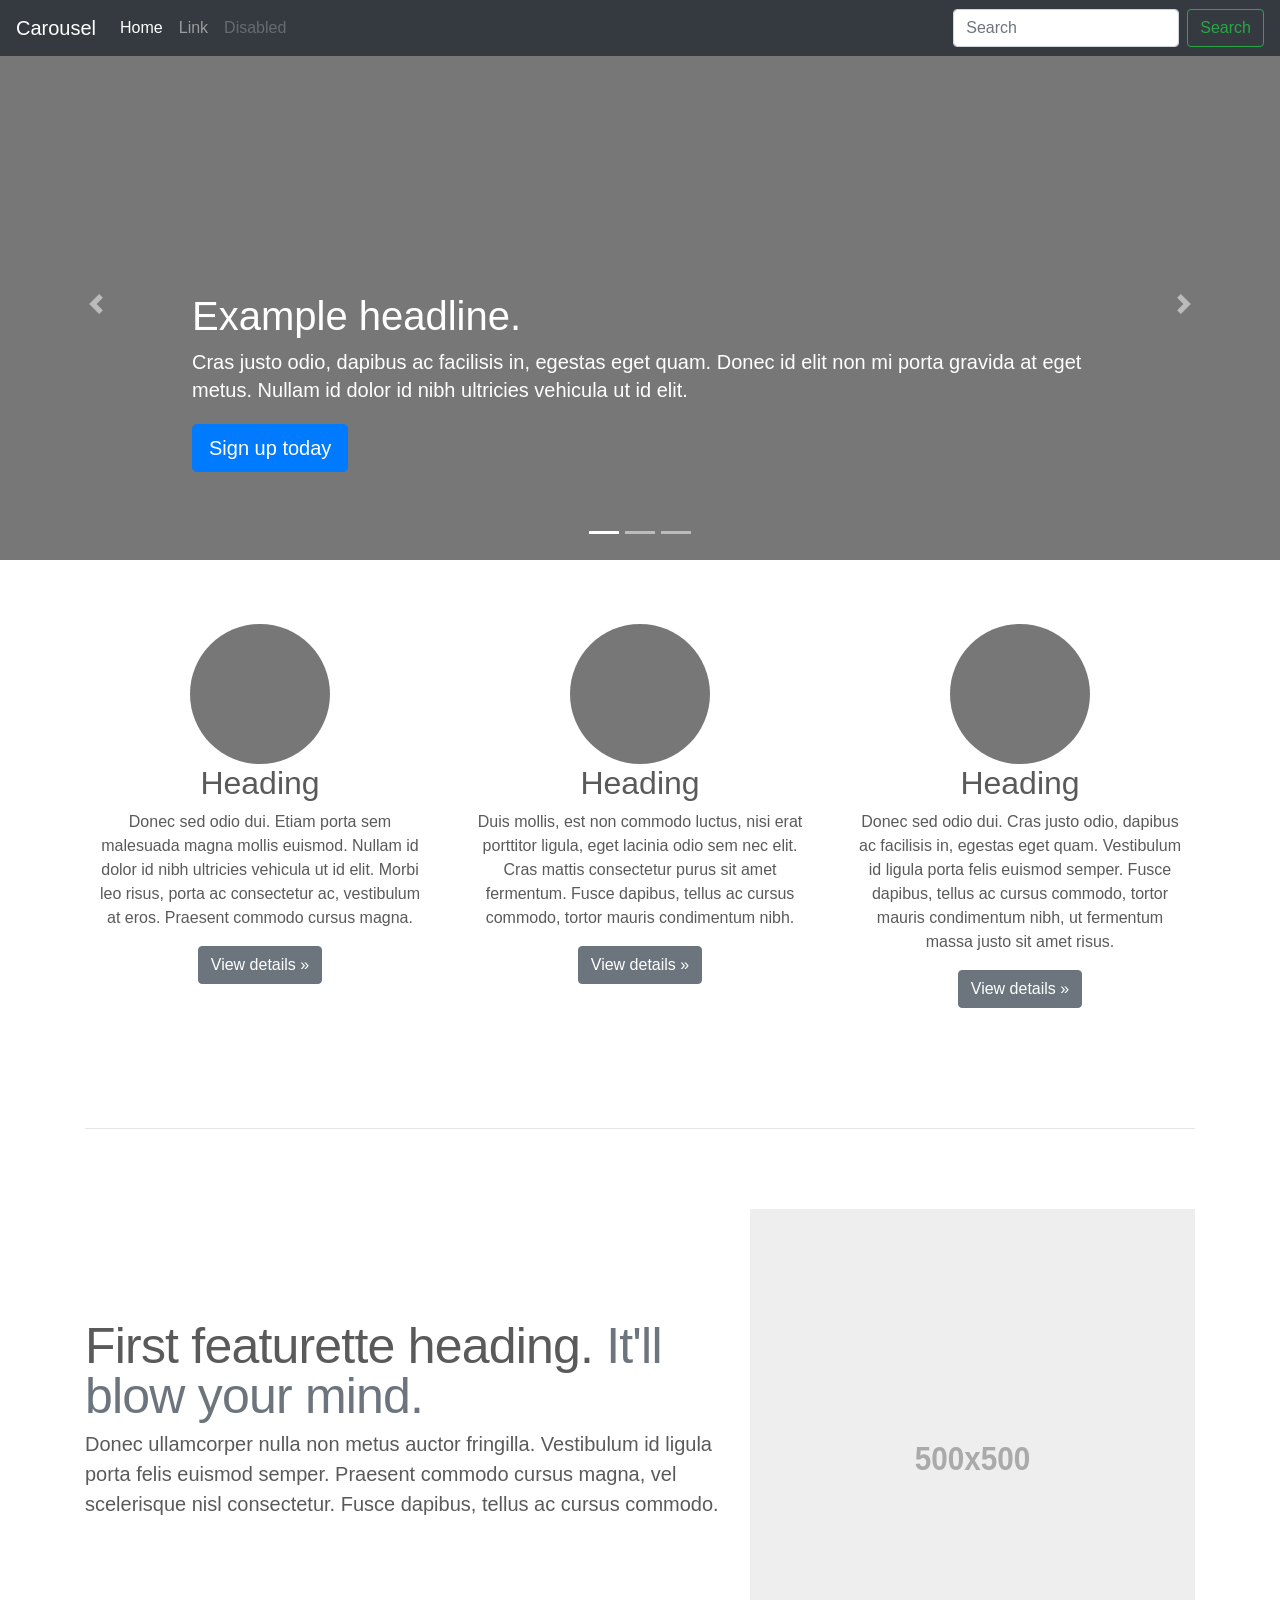
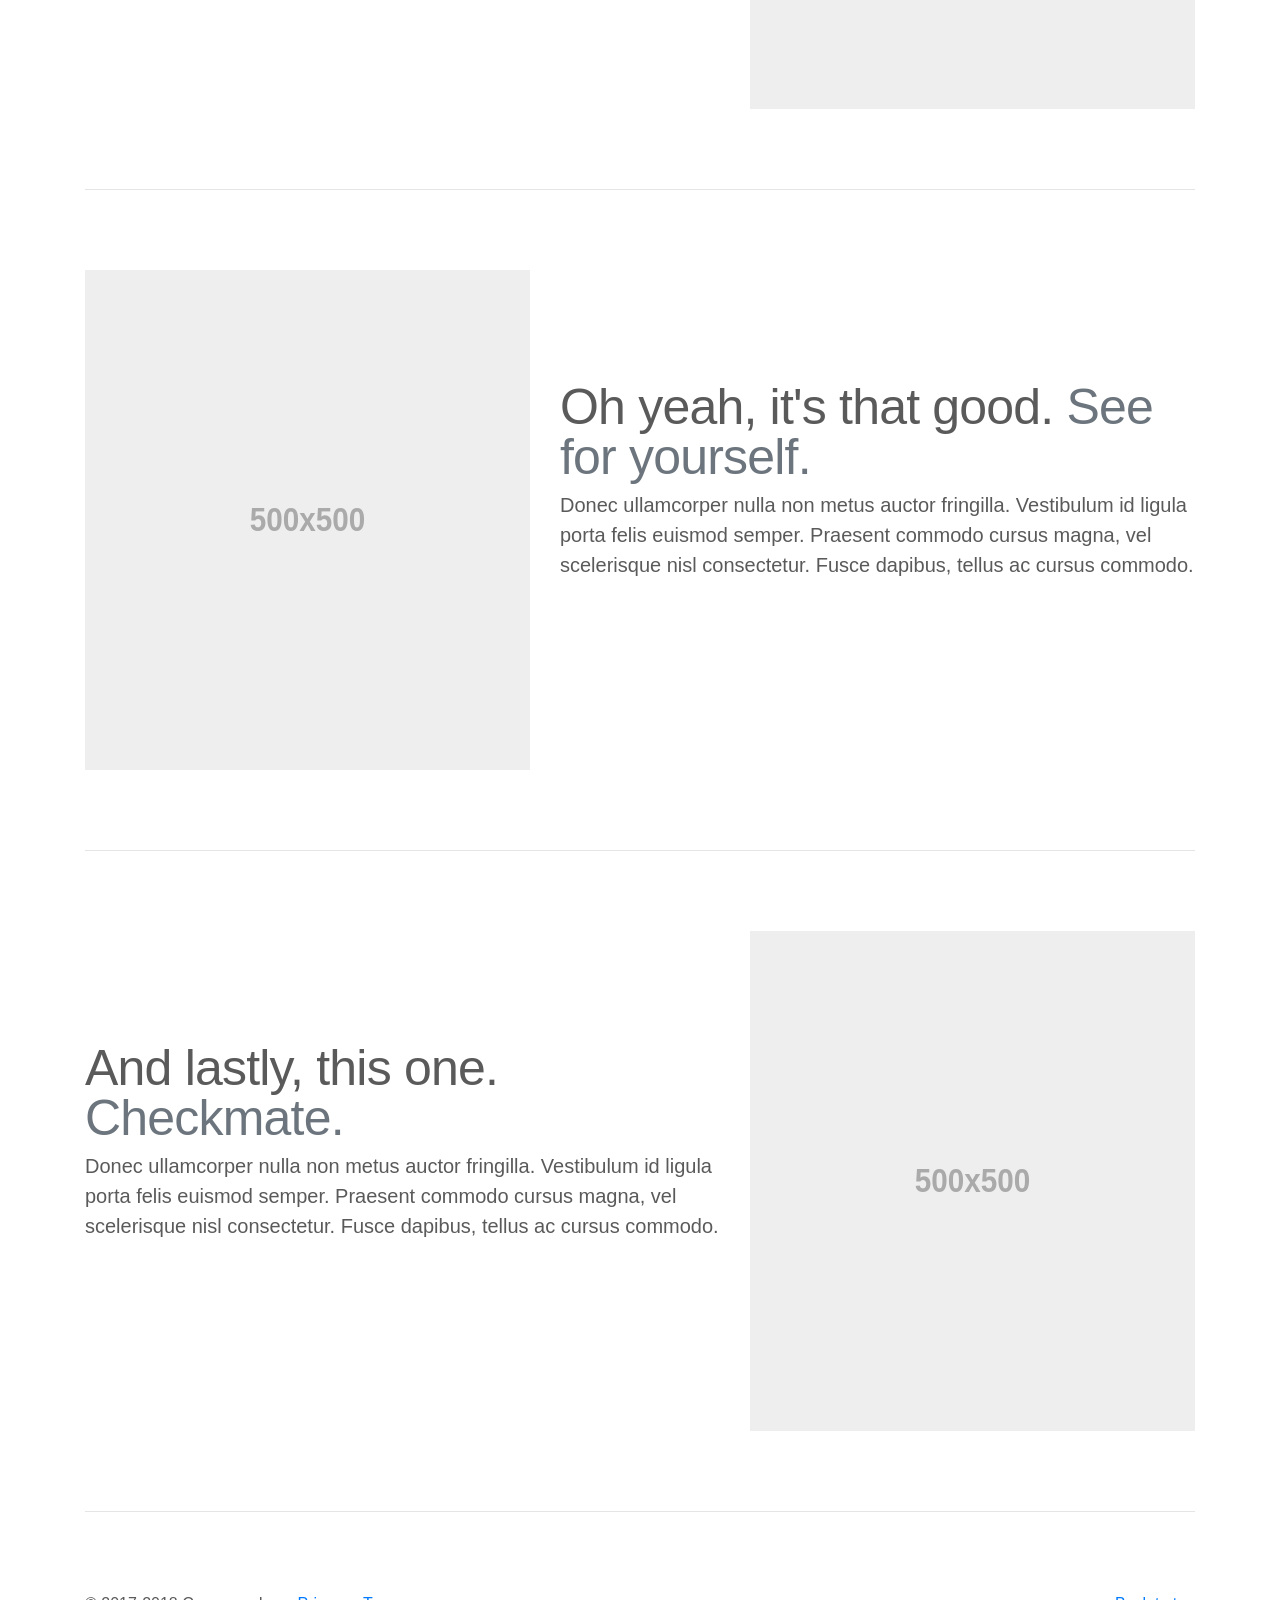
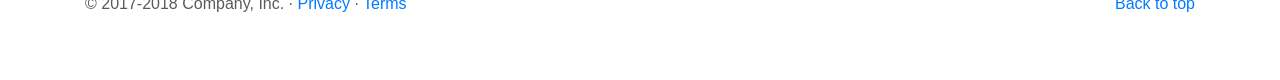
<file: buscador/css/bootstrap-4.0.0/docs/4.0/examples/carousel/index.html>
<!doctype html>
<html lang="en">
  <head>
    <meta charset="utf-8">
    <meta name="viewport" content="width=device-width, initial-scale=1, shrink-to-fit=no">
    <meta name="description" content="">
    <meta name="author" content="">
    <link rel="icon" href="../../../../favicon.ico">

    <title>Carousel Template for Bootstrap</title>

    <!-- Bootstrap core CSS -->
    <link href="../../../../dist/css/bootstrap.min.css" rel="stylesheet">

    <!-- Custom styles for this template -->
    <link href="carousel.css" rel="stylesheet">
  </head>
  <body>

    <header>
      <nav class="navbar navbar-expand-md navbar-dark fixed-top bg-dark">
        <a class="navbar-brand" href="#">Carousel</a>
        <button class="navbar-toggler" type="button" data-toggle="collapse" data-target="#navbarCollapse" aria-controls="navbarCollapse" aria-expanded="false" aria-label="Toggle navigation">
          <span class="navbar-toggler-icon"></span>
        </button>
        <div class="collapse navbar-collapse" id="navbarCollapse">
          <ul class="navbar-nav mr-auto">
            <li class="nav-item active">
              <a class="nav-link" href="#">Home <span class="sr-only">(current)</span></a>
            </li>
            <li class="nav-item">
              <a class="nav-link" href="#">Link</a>
            </li>
            <li class="nav-item">
              <a class="nav-link disabled" href="#">Disabled</a>
            </li>
          </ul>
          <form class="form-inline mt-2 mt-md-0">
            <input class="form-control mr-sm-2" type="text" placeholder="Search" aria-label="Search">
            <button class="btn btn-outline-success my-2 my-sm-0" type="submit">Search</button>
          </form>
        </div>
      </nav>
    </header>

    <main role="main">

      <div id="myCarousel" class="carousel slide" data-ride="carousel">
        <ol class="carousel-indicators">
          <li data-target="#myCarousel" data-slide-to="0" class="active"></li>
          <li data-target="#myCarousel" data-slide-to="1"></li>
          <li data-target="#myCarousel" data-slide-to="2"></li>
        </ol>
        <div class="carousel-inner">
          <div class="carousel-item active">
            <img class="first-slide" src="[data-uri]" alt="First slide">
            <div class="container">
              <div class="carousel-caption text-left">
                <h1>Example headline.</h1>
                <p>Cras justo odio, dapibus ac facilisis in, egestas eget quam. Donec id elit non mi porta gravida at eget metus. Nullam id dolor id nibh ultricies vehicula ut id elit.</p>
                <p><a class="btn btn-lg btn-primary" href="#" role="button">Sign up today</a></p>
              </div>
            </div>
          </div>
          <div class="carousel-item">
            <img class="second-slide" src="[data-uri]" alt="Second slide">
            <div class="container">
              <div class="carousel-caption">
                <h1>Another example headline.</h1>
                <p>Cras justo odio, dapibus ac facilisis in, egestas eget quam. Donec id elit non mi porta gravida at eget metus. Nullam id dolor id nibh ultricies vehicula ut id elit.</p>
                <p><a class="btn btn-lg btn-primary" href="#" role="button">Learn more</a></p>
              </div>
            </div>
          </div>
          <div class="carousel-item">
            <img class="third-slide" src="[data-uri]" alt="Third slide">
            <div class="container">
              <div class="carousel-caption text-right">
                <h1>One more for good measure.</h1>
                <p>Cras justo odio, dapibus ac facilisis in, egestas eget quam. Donec id elit non mi porta gravida at eget metus. Nullam id dolor id nibh ultricies vehicula ut id elit.</p>
                <p><a class="btn btn-lg btn-primary" href="#" role="button">Browse gallery</a></p>
              </div>
            </div>
          </div>
        </div>
        <a class="carousel-control-prev" href="#myCarousel" role="button" data-slide="prev">
          <span class="carousel-control-prev-icon" aria-hidden="true"></span>
          <span class="sr-only">Previous</span>
        </a>
        <a class="carousel-control-next" href="#myCarousel" role="button" data-slide="next">
          <span class="carousel-control-next-icon" aria-hidden="true"></span>
          <span class="sr-only">Next</span>
        </a>
      </div>


      <!-- Marketing messaging and featurettes
      ================================================== -->
      <!-- Wrap the rest of the page in another container to center all the content. -->

      <div class="container marketing">

        <!-- Three columns of text below the carousel -->
        <div class="row">
          <div class="col-lg-4">
            <img class="rounded-circle" src="[data-uri]" alt="Generic placeholder image" width="140" height="140">
            <h2>Heading</h2>
            <p>Donec sed odio dui. Etiam porta sem malesuada magna mollis euismod. Nullam id dolor id nibh ultricies vehicula ut id elit. Morbi leo risus, porta ac consectetur ac, vestibulum at eros. Praesent commodo cursus magna.</p>
            <p><a class="btn btn-secondary" href="#" role="button">View details &raquo;</a></p>
          </div><!-- /.col-lg-4 -->
          <div class="col-lg-4">
            <img class="rounded-circle" src="[data-uri]" alt="Generic placeholder image" width="140" height="140">
            <h2>Heading</h2>
            <p>Duis mollis, est non commodo luctus, nisi erat porttitor ligula, eget lacinia odio sem nec elit. Cras mattis consectetur purus sit amet fermentum. Fusce dapibus, tellus ac cursus commodo, tortor mauris condimentum nibh.</p>
            <p><a class="btn btn-secondary" href="#" role="button">View details &raquo;</a></p>
          </div><!-- /.col-lg-4 -->
          <div class="col-lg-4">
            <img class="rounded-circle" src="[data-uri]" alt="Generic placeholder image" width="140" height="140">
            <h2>Heading</h2>
            <p>Donec sed odio dui. Cras justo odio, dapibus ac facilisis in, egestas eget quam. Vestibulum id ligula porta felis euismod semper. Fusce dapibus, tellus ac cursus commodo, tortor mauris condimentum nibh, ut fermentum massa justo sit amet risus.</p>
            <p><a class="btn btn-secondary" href="#" role="button">View details &raquo;</a></p>
          </div><!-- /.col-lg-4 -->
        </div><!-- /.row -->


        <!-- START THE FEATURETTES -->

        <hr class="featurette-divider">

        <div class="row featurette">
          <div class="col-md-7">
            <h2 class="featurette-heading">First featurette heading. <span class="text-muted">It'll blow your mind.</span></h2>
            <p class="lead">Donec ullamcorper nulla non metus auctor fringilla. Vestibulum id ligula porta felis euismod semper. Praesent commodo cursus magna, vel scelerisque nisl consectetur. Fusce dapibus, tellus ac cursus commodo.</p>
          </div>
          <div class="col-md-5">
            <img class="featurette-image img-fluid mx-auto" data-src="holder.js/500x500/auto" alt="Generic placeholder image">
          </div>
        </div>

        <hr class="featurette-divider">

        <div class="row featurette">
          <div class="col-md-7 order-md-2">
            <h2 class="featurette-heading">Oh yeah, it's that good. <span class="text-muted">See for yourself.</span></h2>
            <p class="lead">Donec ullamcorper nulla non metus auctor fringilla. Vestibulum id ligula porta felis euismod semper. Praesent commodo cursus magna, vel scelerisque nisl consectetur. Fusce dapibus, tellus ac cursus commodo.</p>
          </div>
          <div class="col-md-5 order-md-1">
            <img class="featurette-image img-fluid mx-auto" data-src="holder.js/500x500/auto" alt="Generic placeholder image">
          </div>
        </div>

        <hr class="featurette-divider">

        <div class="row featurette">
          <div class="col-md-7">
            <h2 class="featurette-heading">And lastly, this one. <span class="text-muted">Checkmate.</span></h2>
            <p class="lead">Donec ullamcorper nulla non metus auctor fringilla. Vestibulum id ligula porta felis euismod semper. Praesent commodo cursus magna, vel scelerisque nisl consectetur. Fusce dapibus, tellus ac cursus commodo.</p>
          </div>
          <div class="col-md-5">
            <img class="featurette-image img-fluid mx-auto" data-src="holder.js/500x500/auto" alt="Generic placeholder image">
          </div>
        </div>

        <hr class="featurette-divider">

        <!-- /END THE FEATURETTES -->

      </div><!-- /.container -->


      <!-- FOOTER -->
      <footer class="container">
        <p class="float-right"><a href="#">Back to top</a></p>
        <p>&copy; 2017-2018 Company, Inc. &middot; <a href="#">Privacy</a> &middot; <a href="#">Terms</a></p>
      </footer>
    </main>

    <!-- Bootstrap core JavaScript
    ================================================== -->
    <!-- Placed at the end of the document so the pages load faster -->
    <script src="https://code.jquery.com/jquery-3.2.1.slim.min.js" integrity="sha384-KJ3o2DKtIkvYIK3UENzmM7KCkRr/rE9/Qpg6aAZGJwFDMVNA/GpGFF93hXpG5KkN" crossorigin="anonymous"></script>
    <script>window.jQuery || document.write('<script src="../../../../assets/js/vendor/jquery-slim.min.js"><\/script>')</script>
    <script src="../../../../assets/js/vendor/popper.min.js"></script>
    <script src="../../../../dist/js/bootstrap.min.js"></script>
    <!-- Just to make our placeholder images work. Don't actually copy the next line! -->
    <script src="../../../../assets/js/vendor/holder.min.js"></script>
  </body>
</html>
</file>
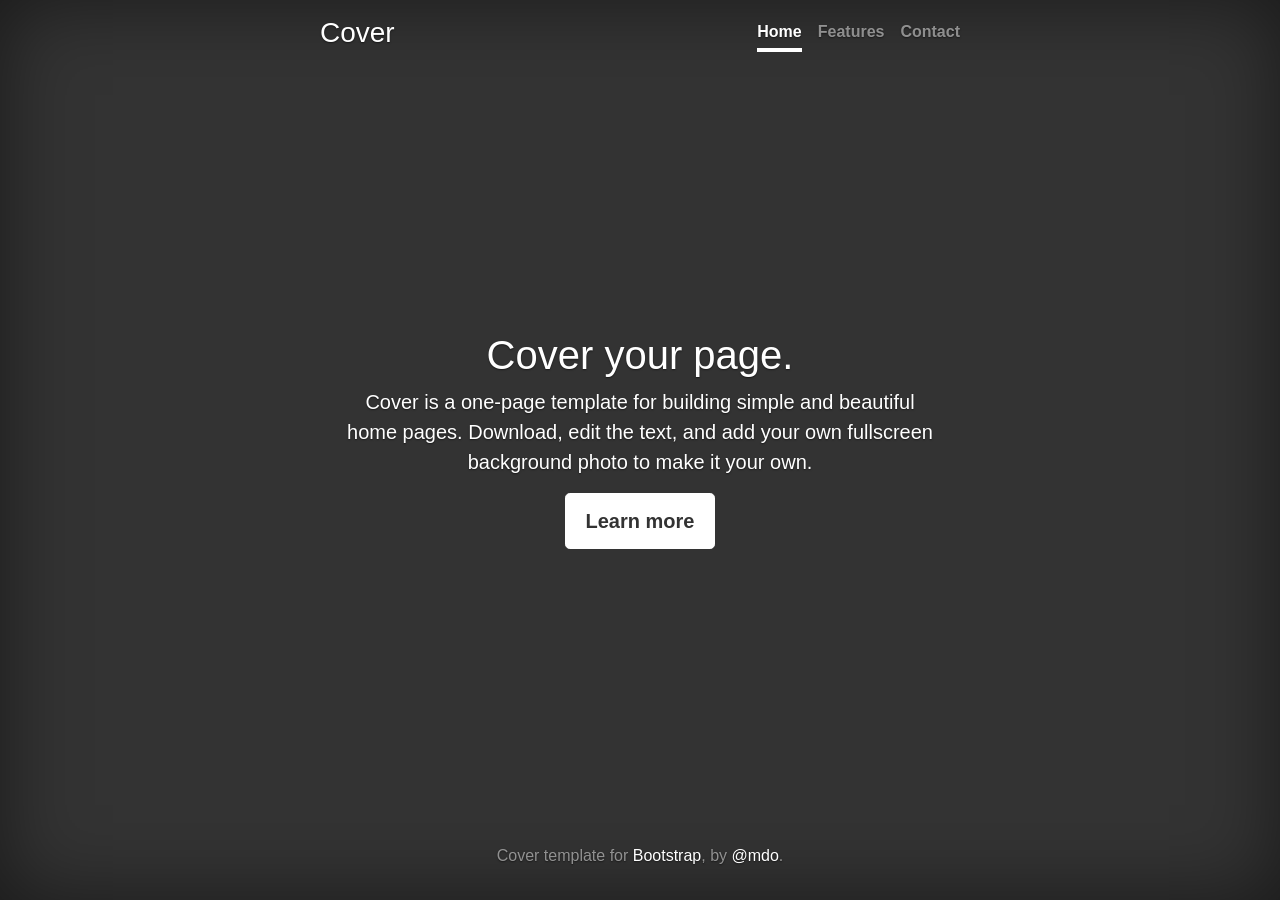
<file: buscador/css/bootstrap-4.0.0/docs/4.0/examples/cover/index.html>
<!doctype html>
<html lang="en">
  <head>
    <meta charset="utf-8">
    <meta name="viewport" content="width=device-width, initial-scale=1, shrink-to-fit=no">
    <meta name="description" content="">
    <meta name="author" content="">
    <link rel="icon" href="../../../../favicon.ico">

    <title>Cover Template for Bootstrap</title>

    <!-- Bootstrap core CSS -->
    <link href="../../../../dist/css/bootstrap.min.css" rel="stylesheet">

    <!-- Custom styles for this template -->
    <link href="cover.css" rel="stylesheet">
  </head>

  <body class="text-center">

    <div class="cover-container d-flex h-100 p-3 mx-auto flex-column">
      <header class="masthead mb-auto">
        <div class="inner">
          <h3 class="masthead-brand">Cover</h3>
          <nav class="nav nav-masthead justify-content-center">
            <a class="nav-link active" href="#">Home</a>
            <a class="nav-link" href="#">Features</a>
            <a class="nav-link" href="#">Contact</a>
          </nav>
        </div>
      </header>

      <main role="main" class="inner cover">
        <h1 class="cover-heading">Cover your page.</h1>
        <p class="lead">Cover is a one-page template for building simple and beautiful home pages. Download, edit the text, and add your own fullscreen background photo to make it your own.</p>
        <p class="lead">
          <a href="#" class="btn btn-lg btn-secondary">Learn more</a>
        </p>
      </main>

      <footer class="mastfoot mt-auto">
        <div class="inner">
          <p>Cover template for <a href="https://getbootstrap.com/">Bootstrap</a>, by <a href="https://twitter.com/mdo">@mdo</a>.</p>
        </div>
      </footer>
    </div>


    <!-- Bootstrap core JavaScript
    ================================================== -->
    <!-- Placed at the end of the document so the pages load faster -->
    <script src="https://code.jquery.com/jquery-3.2.1.slim.min.js" integrity="sha384-KJ3o2DKtIkvYIK3UENzmM7KCkRr/rE9/Qpg6aAZGJwFDMVNA/GpGFF93hXpG5KkN" crossorigin="anonymous"></script>
    <script>window.jQuery || document.write('<script src="../../../../assets/js/vendor/jquery-slim.min.js"><\/script>')</script>
    <script src="../../../../assets/js/vendor/popper.min.js"></script>
    <script src="../../../../dist/js/bootstrap.min.js"></script>
  </body>
</html>
</file>
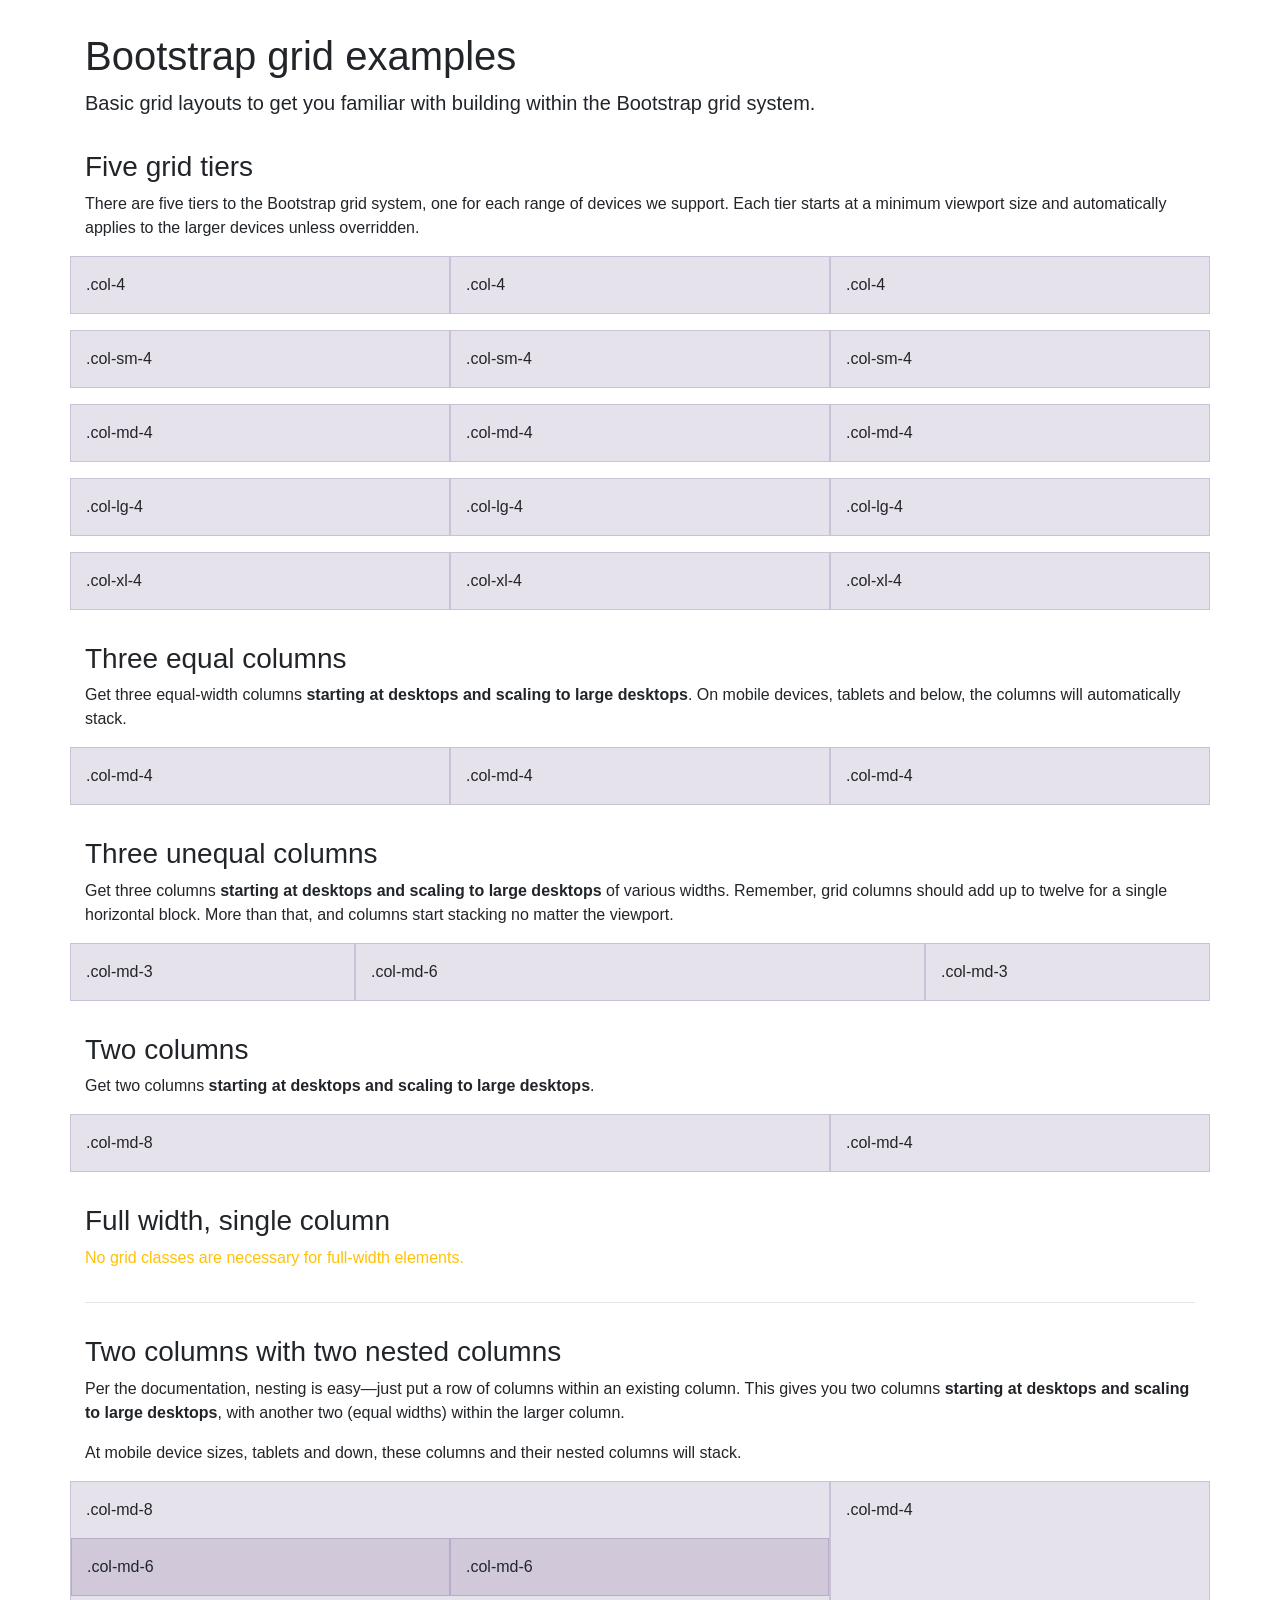
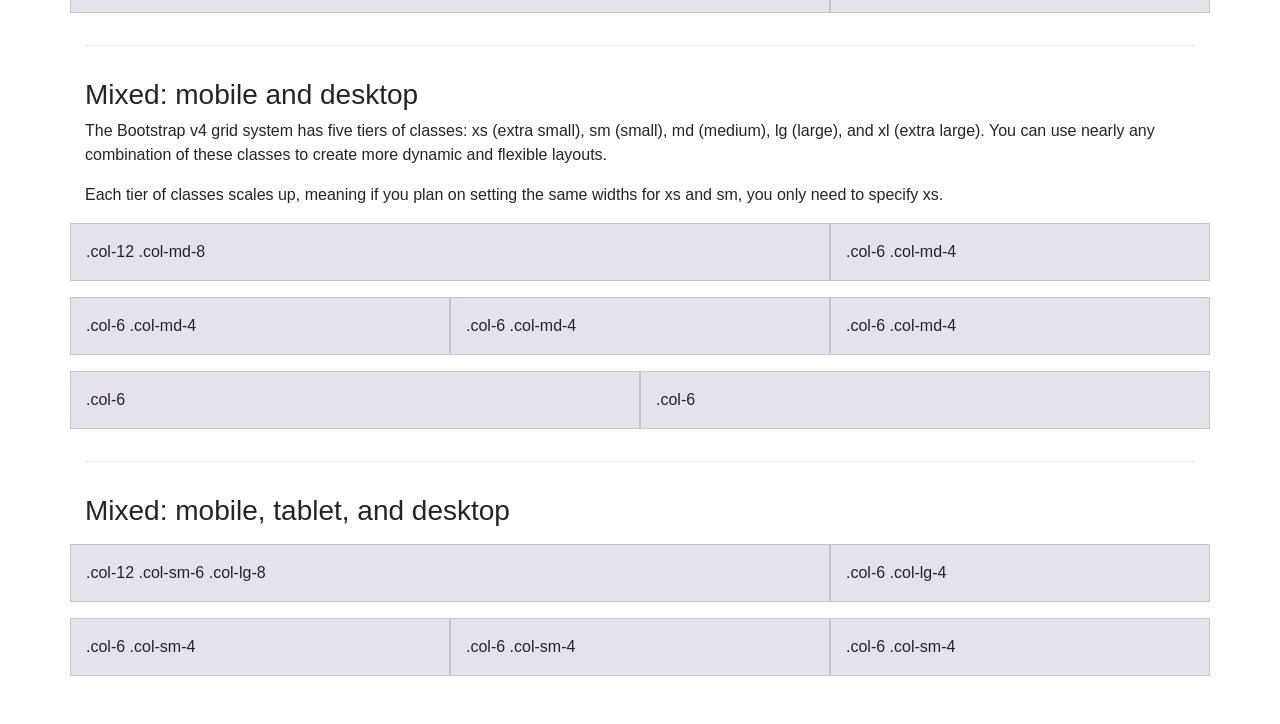
<file: buscador/css/bootstrap-4.0.0/docs/4.0/examples/grid/index.html>
<!doctype html>
<html lang="en">
  <head>
    <meta charset="utf-8">
    <meta name="viewport" content="width=device-width, initial-scale=1, shrink-to-fit=no">
    <meta name="description" content="">
    <meta name="author" content="">
    <link rel="icon" href="../../../../favicon.ico">

    <title>Grid Template for Bootstrap</title>

    <!-- Bootstrap core CSS -->
    <link href="../../../../dist/css/bootstrap.min.css" rel="stylesheet">

    <!-- Custom styles for this template -->
    <link href="grid.css" rel="stylesheet">
  </head>

  <body>
    <div class="container">

      <h1>Bootstrap grid examples</h1>
      <p class="lead">Basic grid layouts to get you familiar with building within the Bootstrap grid system.</p>

      <h3>Five grid tiers</h3>
      <p>There are five tiers to the Bootstrap grid system, one for each range of devices we support. Each tier starts at a minimum viewport size and automatically applies to the larger devices unless overridden.</p>

      <div class="row">
        <div class="col-4">.col-4</div>
        <div class="col-4">.col-4</div>
        <div class="col-4">.col-4</div>
      </div>

      <div class="row">
        <div class="col-sm-4">.col-sm-4</div>
        <div class="col-sm-4">.col-sm-4</div>
        <div class="col-sm-4">.col-sm-4</div>
      </div>

      <div class="row">
        <div class="col-md-4">.col-md-4</div>
        <div class="col-md-4">.col-md-4</div>
        <div class="col-md-4">.col-md-4</div>
      </div>

      <div class="row">
        <div class="col-lg-4">.col-lg-4</div>
        <div class="col-lg-4">.col-lg-4</div>
        <div class="col-lg-4">.col-lg-4</div>
      </div>

      <div class="row">
        <div class="col-xl-4">.col-xl-4</div>
        <div class="col-xl-4">.col-xl-4</div>
        <div class="col-xl-4">.col-xl-4</div>
      </div>

      <h3>Three equal columns</h3>
      <p>Get three equal-width columns <strong>starting at desktops and scaling to large desktops</strong>. On mobile devices, tablets and below, the columns will automatically stack.</p>
      <div class="row">
        <div class="col-md-4">.col-md-4</div>
        <div class="col-md-4">.col-md-4</div>
        <div class="col-md-4">.col-md-4</div>
      </div>

      <h3>Three unequal columns</h3>
      <p>Get three columns <strong>starting at desktops and scaling to large desktops</strong> of various widths. Remember, grid columns should add up to twelve for a single horizontal block. More than that, and columns start stacking no matter the viewport.</p>
      <div class="row">
        <div class="col-md-3">.col-md-3</div>
        <div class="col-md-6">.col-md-6</div>
        <div class="col-md-3">.col-md-3</div>
      </div>

      <h3>Two columns</h3>
      <p>Get two columns <strong>starting at desktops and scaling to large desktops</strong>.</p>
      <div class="row">
        <div class="col-md-8">.col-md-8</div>
        <div class="col-md-4">.col-md-4</div>
      </div>

      <h3>Full width, single column</h3>
      <p class="text-warning">No grid classes are necessary for full-width elements.</p>

      <hr>

      <h3>Two columns with two nested columns</h3>
      <p>Per the documentation, nesting is easy—just put a row of columns within an existing column. This gives you two columns <strong>starting at desktops and scaling to large desktops</strong>, with another two (equal widths) within the larger column.</p>
      <p>At mobile device sizes, tablets and down, these columns and their nested columns will stack.</p>
      <div class="row">
        <div class="col-md-8">
          .col-md-8
          <div class="row">
            <div class="col-md-6">.col-md-6</div>
            <div class="col-md-6">.col-md-6</div>
          </div>
        </div>
        <div class="col-md-4">.col-md-4</div>
      </div>

      <hr>

      <h3>Mixed: mobile and desktop</h3>
      <p>The Bootstrap v4 grid system has five tiers of classes: xs (extra small), sm (small), md (medium), lg (large), and xl (extra large). You can use nearly any combination of these classes to create more dynamic and flexible layouts.</p>
      <p>Each tier of classes scales up, meaning if you plan on setting the same widths for xs and sm, you only need to specify xs.</p>
      <div class="row">
        <div class="col-12 col-md-8">.col-12 .col-md-8</div>
        <div class="col-6 col-md-4">.col-6 .col-md-4</div>
      </div>
      <div class="row">
        <div class="col-6 col-md-4">.col-6 .col-md-4</div>
        <div class="col-6 col-md-4">.col-6 .col-md-4</div>
        <div class="col-6 col-md-4">.col-6 .col-md-4</div>
      </div>
      <div class="row">
        <div class="col-6">.col-6</div>
        <div class="col-6">.col-6</div>
      </div>

      <hr>

      <h3>Mixed: mobile, tablet, and desktop</h3>
      <p></p>
      <div class="row">
        <div class="col-12 col-sm-6 col-lg-8">.col-12 .col-sm-6 .col-lg-8</div>
        <div class="col-6 col-lg-4">.col-6 .col-lg-4</div>
      </div>
      <div class="row">
        <div class="col-6 col-sm-4">.col-6 .col-sm-4</div>
        <div class="col-6 col-sm-4">.col-6 .col-sm-4</div>
        <div class="col-6 col-sm-4">.col-6 .col-sm-4</div>
      </div>

    </div> <!-- /container -->
  </body>
</html>
</file>
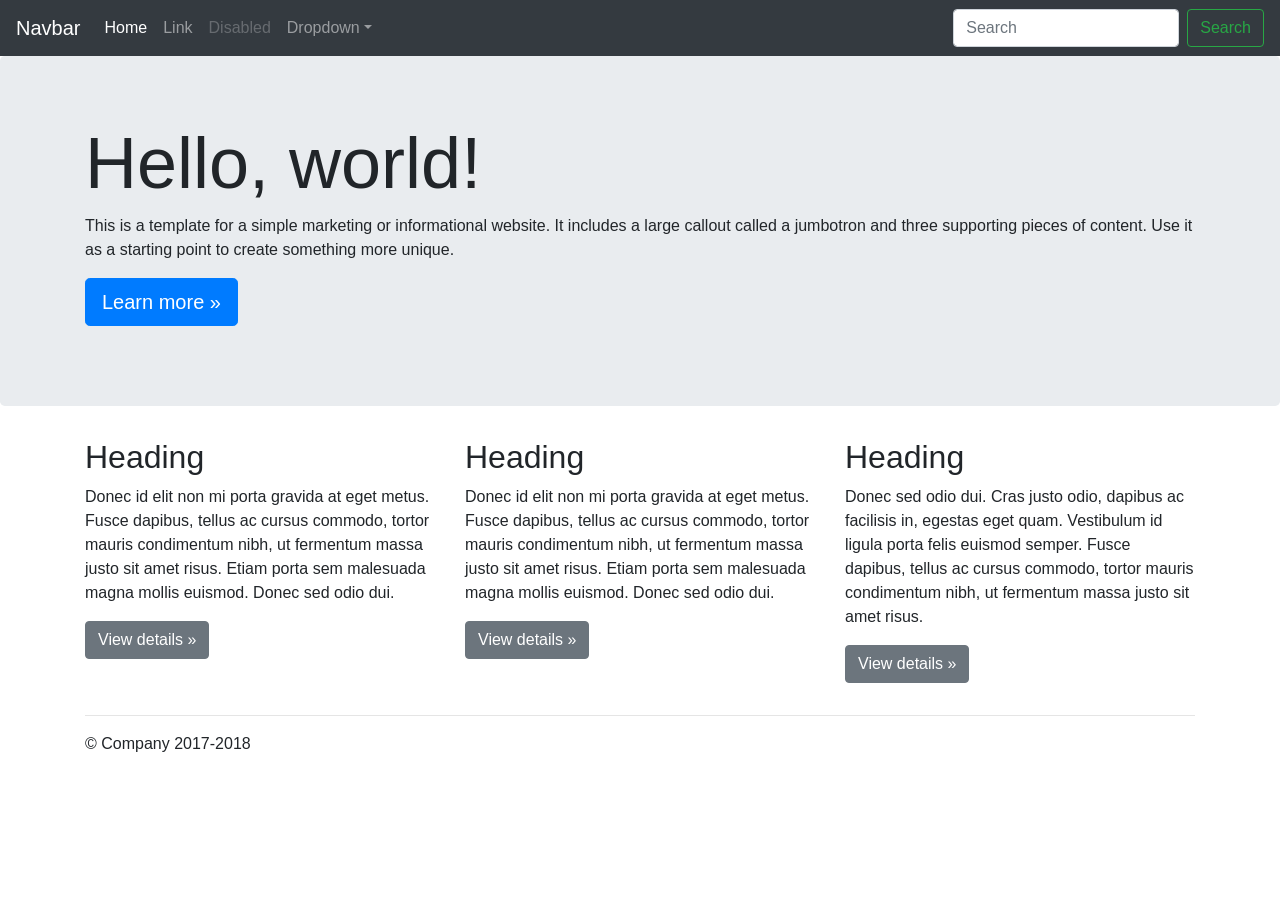
<file: buscador/css/bootstrap-4.0.0/docs/4.0/examples/jumbotron/index.html>
<!doctype html>
<html lang="en">
  <head>
    <meta charset="utf-8">
    <meta name="viewport" content="width=device-width, initial-scale=1, shrink-to-fit=no">
    <meta name="description" content="">
    <meta name="author" content="">
    <link rel="icon" href="../../../../favicon.ico">

    <title>Jumbotron Template for Bootstrap</title>

    <!-- Bootstrap core CSS -->
    <link href="../../../../dist/css/bootstrap.min.css" rel="stylesheet">

    <!-- Custom styles for this template -->
    <link href="jumbotron.css" rel="stylesheet">
  </head>

  <body>

    <nav class="navbar navbar-expand-md navbar-dark fixed-top bg-dark">
      <a class="navbar-brand" href="#">Navbar</a>
      <button class="navbar-toggler" type="button" data-toggle="collapse" data-target="#navbarsExampleDefault" aria-controls="navbarsExampleDefault" aria-expanded="false" aria-label="Toggle navigation">
        <span class="navbar-toggler-icon"></span>
      </button>

      <div class="collapse navbar-collapse" id="navbarsExampleDefault">
        <ul class="navbar-nav mr-auto">
          <li class="nav-item active">
            <a class="nav-link" href="#">Home <span class="sr-only">(current)</span></a>
          </li>
          <li class="nav-item">
            <a class="nav-link" href="#">Link</a>
          </li>
          <li class="nav-item">
            <a class="nav-link disabled" href="#">Disabled</a>
          </li>
          <li class="nav-item dropdown">
            <a class="nav-link dropdown-toggle" href="http://example.com" id="dropdown01" data-toggle="dropdown" aria-haspopup="true" aria-expanded="false">Dropdown</a>
            <div class="dropdown-menu" aria-labelledby="dropdown01">
              <a class="dropdown-item" href="#">Action</a>
              <a class="dropdown-item" href="#">Another action</a>
              <a class="dropdown-item" href="#">Something else here</a>
            </div>
          </li>
        </ul>
        <form class="form-inline my-2 my-lg-0">
          <input class="form-control mr-sm-2" type="text" placeholder="Search" aria-label="Search">
          <button class="btn btn-outline-success my-2 my-sm-0" type="submit">Search</button>
        </form>
      </div>
    </nav>

    <main role="main">

      <!-- Main jumbotron for a primary marketing message or call to action -->
      <div class="jumbotron">
        <div class="container">
          <h1 class="display-3">Hello, world!</h1>
          <p>This is a template for a simple marketing or informational website. It includes a large callout called a jumbotron and three supporting pieces of content. Use it as a starting point to create something more unique.</p>
          <p><a class="btn btn-primary btn-lg" href="#" role="button">Learn more &raquo;</a></p>
        </div>
      </div>

      <div class="container">
        <!-- Example row of columns -->
        <div class="row">
          <div class="col-md-4">
            <h2>Heading</h2>
            <p>Donec id elit non mi porta gravida at eget metus. Fusce dapibus, tellus ac cursus commodo, tortor mauris condimentum nibh, ut fermentum massa justo sit amet risus. Etiam porta sem malesuada magna mollis euismod. Donec sed odio dui. </p>
            <p><a class="btn btn-secondary" href="#" role="button">View details &raquo;</a></p>
          </div>
          <div class="col-md-4">
            <h2>Heading</h2>
            <p>Donec id elit non mi porta gravida at eget metus. Fusce dapibus, tellus ac cursus commodo, tortor mauris condimentum nibh, ut fermentum massa justo sit amet risus. Etiam porta sem malesuada magna mollis euismod. Donec sed odio dui. </p>
            <p><a class="btn btn-secondary" href="#" role="button">View details &raquo;</a></p>
          </div>
          <div class="col-md-4">
            <h2>Heading</h2>
            <p>Donec sed odio dui. Cras justo odio, dapibus ac facilisis in, egestas eget quam. Vestibulum id ligula porta felis euismod semper. Fusce dapibus, tellus ac cursus commodo, tortor mauris condimentum nibh, ut fermentum massa justo sit amet risus.</p>
            <p><a class="btn btn-secondary" href="#" role="button">View details &raquo;</a></p>
          </div>
        </div>

        <hr>

      </div> <!-- /container -->

    </main>

    <footer class="container">
      <p>&copy; Company 2017-2018</p>
    </footer>

    <!-- Bootstrap core JavaScript
    ================================================== -->
    <!-- Placed at the end of the document so the pages load faster -->
    <script src="https://code.jquery.com/jquery-3.2.1.slim.min.js" integrity="sha384-KJ3o2DKtIkvYIK3UENzmM7KCkRr/rE9/Qpg6aAZGJwFDMVNA/GpGFF93hXpG5KkN" crossorigin="anonymous"></script>
    <script>window.jQuery || document.write('<script src="../../../../assets/js/vendor/jquery-slim.min.js"><\/script>')</script>
    <script src="../../../../assets/js/vendor/popper.min.js"></script>
    <script src="../../../../dist/js/bootstrap.min.js"></script>
  </body>
</html>
</file>
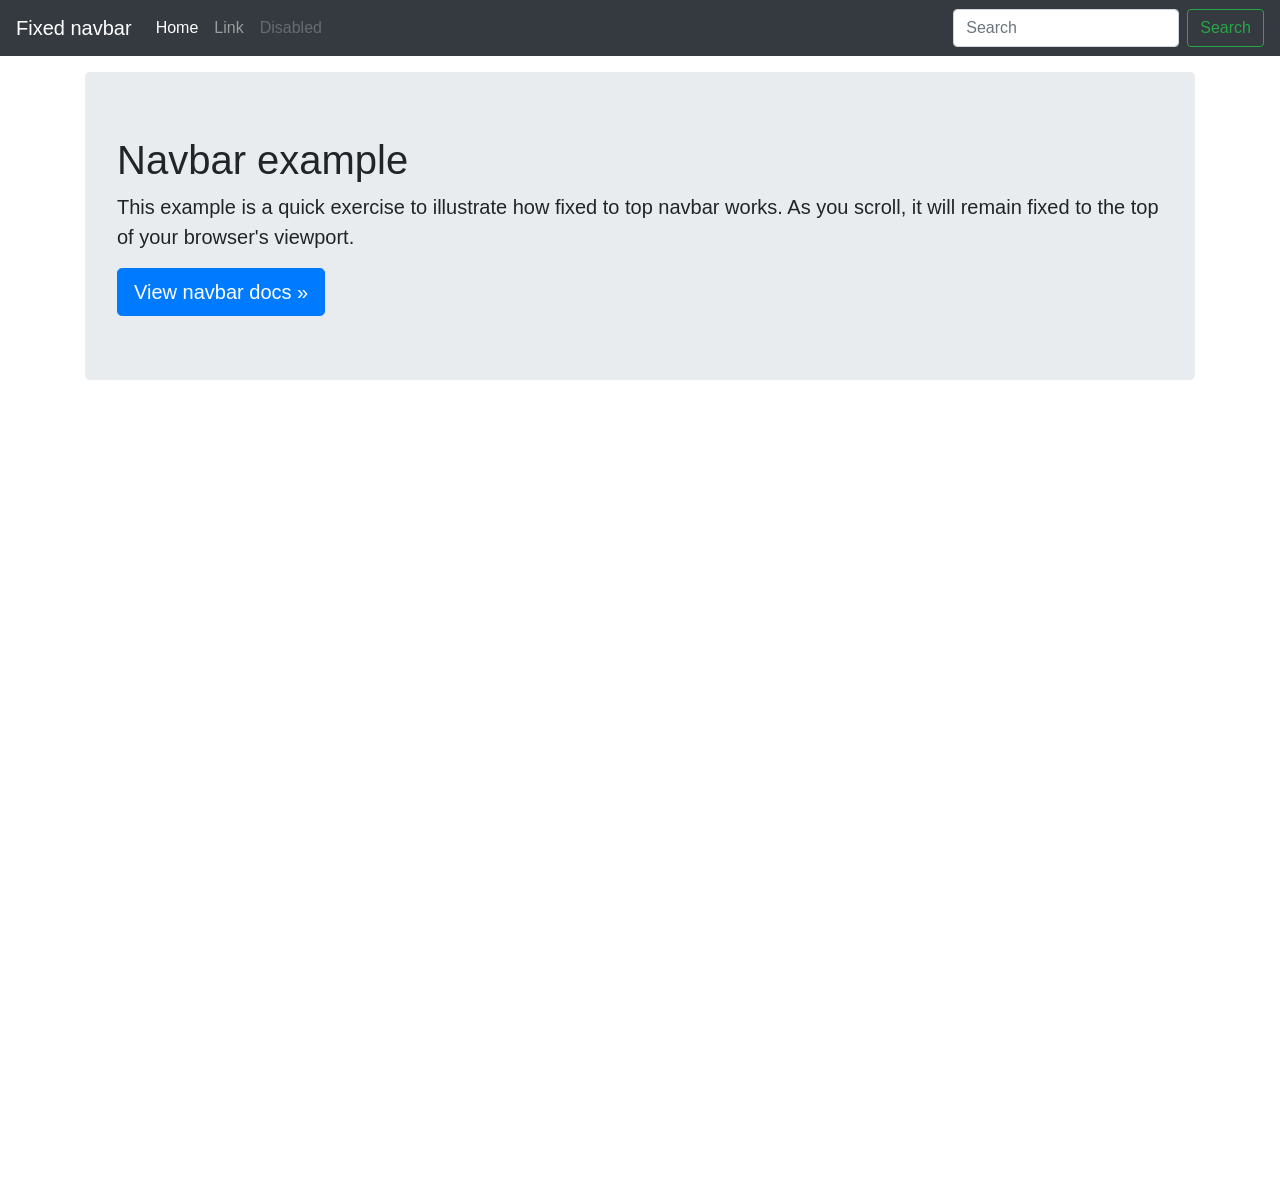
<file: buscador/css/bootstrap-4.0.0/docs/4.0/examples/navbar-fixed/index.html>
<!doctype html>
<html lang="en">
  <head>
    <meta charset="utf-8">
    <meta name="viewport" content="width=device-width, initial-scale=1, shrink-to-fit=no">
    <meta name="description" content="">
    <meta name="author" content="">
    <link rel="icon" href="../../../../favicon.ico">

    <title>Fixed top navbar example for Bootstrap</title>

    <!-- Bootstrap core CSS -->
    <link href="../../../../dist/css/bootstrap.min.css" rel="stylesheet">

    <!-- Custom styles for this template -->
    <link href="navbar-top-fixed.css" rel="stylesheet">
  </head>

  <body>

    <nav class="navbar navbar-expand-md navbar-dark fixed-top bg-dark">
      <a class="navbar-brand" href="#">Fixed navbar</a>
      <button class="navbar-toggler" type="button" data-toggle="collapse" data-target="#navbarCollapse" aria-controls="navbarCollapse" aria-expanded="false" aria-label="Toggle navigation">
        <span class="navbar-toggler-icon"></span>
      </button>
      <div class="collapse navbar-collapse" id="navbarCollapse">
        <ul class="navbar-nav mr-auto">
          <li class="nav-item active">
            <a class="nav-link" href="#">Home <span class="sr-only">(current)</span></a>
          </li>
          <li class="nav-item">
            <a class="nav-link" href="#">Link</a>
          </li>
          <li class="nav-item">
            <a class="nav-link disabled" href="#">Disabled</a>
          </li>
        </ul>
        <form class="form-inline mt-2 mt-md-0">
          <input class="form-control mr-sm-2" type="text" placeholder="Search" aria-label="Search">
          <button class="btn btn-outline-success my-2 my-sm-0" type="submit">Search</button>
        </form>
      </div>
    </nav>

    <main role="main" class="container">
      <div class="jumbotron">
        <h1>Navbar example</h1>
        <p class="lead">This example is a quick exercise to illustrate how fixed to top navbar works. As you scroll, it will remain fixed to the top of your browser's viewport.</p>
        <a class="btn btn-lg btn-primary" href="../../components/navbar/" role="button">View navbar docs &raquo;</a>
      </div>
    </main>

    <!-- Bootstrap core JavaScript
    ================================================== -->
    <!-- Placed at the end of the document so the pages load faster -->
    <script src="https://code.jquery.com/jquery-3.2.1.slim.min.js" integrity="sha384-KJ3o2DKtIkvYIK3UENzmM7KCkRr/rE9/Qpg6aAZGJwFDMVNA/GpGFF93hXpG5KkN" crossorigin="anonymous"></script>
    <script>window.jQuery || document.write('<script src="../../../../assets/js/vendor/jquery-slim.min.js"><\/script>')</script>
    <script src="../../../../assets/js/vendor/popper.min.js"></script>
    <script src="../../../../dist/js/bootstrap.min.js"></script>
  </body>
</html>
</file>
<file: css/style.css>
* {
    padding: 0;
    margin: 0;
    text-decoration: none;
    list-style: none;
    box-sizing: border-box;
}


h1,
h2,
h3,
h4,
h5,
h6 {
    font-family: "Raleway", sans-serif;
}

p {
    font-family: "Raleway", sans-serif;
    font-size: 23px;
    text-align: center;
}

header {
    font-family: "Raleway", sans-serif;
    padding: 0;
    position: fixed;
    top: 0;
    left: 0;
    width: 100%;
    height: 80px;
    background: rgb(97, 174, 252);
    box-shadow: white;
    z-index: 10;
}

.header-content {
    max-width: 1200px;
    margin: auto;
    display: flex;
    justify-content: space-between;
    position: relative;
}

.logo {
    height: 80px;
    display: flex;
    justify-content: center;
    align-items: center;
}

.logo h1 {
    color: white;
}

.menu {
    height: 80px;
    margin-right: 60px;
}

.menu nav {
    height: 100%;
}

.menu nav ul {
    height: 100%;
    display: flex;
    list-style: none;
}

.menu nav ul li {
    height: 100%;
    margin: 0px 20px;
    display: flex;
    justify-content: center;
    align-items: center;
    position: relative;
}

.menu-selected:before {
    content: '';
    width: 100%;
    height: 4px;
    position: absolute;
    top: 0;
    left: 0;
}

.menu nav ul li a {
    color: white;
    font-size: 18px;
    transition: color 300ms;
}

.menu nav ul li a i {
    display: none;
}

#icon-menu {
    width: 50px;
    height: 50px;
    position: absolute;
    right: 20px;
    top: 16px;
    padding: 10px;
    font-size: 20px;
    background: #eeeeeefa;
    border-radius: 100%;
    color: white;
    display: none;
    justify-content: center;
    align-items: center;
    cursor: pointer;
}

#icon-menu:hover {
    opacity: 0.8;
}

a {
    text-decoration: none;
    color: white;
    display: block;
}

li a:hover {
    background: #ef8354;
}

.w3l-banner-slider .carousel-item {
    position: relative;
    background-repeat: no-repeat;
    background-position: center;
    background-size: cover;
    min-height: 42em;
}

.w3l-banner-slider .carousel-item:before {
    content: "";
    background: rgba(0, 0, 0, 0.5);
    position: absolute;
    top: 0;
    min-height: 100%;
    left: 0;
    right: 0;
}

.w3l-banner-slider .carousel-caption {
    bottom: 0px;
    top: 50%;
    left: 0%;
    right: 0%;
    transform: translateY(-50%);
}

.w3l-banner-slider h3.title-cover-9 {
    font-size: 50px;
    color: #fff;
    margin: 25px 0;
    text-transform: uppercase;
    font-weight: 700;
}

.w3l-banner-slider h6.tag-cover-9 {
    font-size: 15px;
    line-height: 20px;
    text-transform: uppercase;
    color: #e6e6e6;
}

.w3l-banner-slider p.para-cover-9 {
    font-weight: normal;
    font-size: 17px;
    line-height: 25px;
    color: #d8d7d7;
    max-width: 800px;
    margin: auto;
}

.w3l-banner-slider .carousel-indicators li {
    width: 12px;
    height: 12px;
    border-radius: 50%;
}

.carousel.pointer-event {
    touch-action: pan-y;
}

.carousel-inner {
    position: relative;
    width: 100%;
    overflow: hidden;
}

.carousel-inner::after {
    display: block;
    clear: both;
    content: "";
}

.carousel-item {
    position: relative;
    display: none;
    float: left;
    width: 100%;
    margin-right: -100%;
    -webkit-backface-visibility: hidden;
    backface-visibility: hidden;
    transition: transform 0.6s ease-in-out;
}

@media (prefers-reduced-motion: reduce) {
    .carousel-item {
        transition: none;
    }
}

.carousel-item.active,
.carousel-item-next,
.carousel-item-prev {
    display: block;
}

.carousel-item-next:not(.carousel-item-left),
.active.carousel-item-right {
    transform: translateX(100%);
}

.carousel-item-prev:not(.carousel-item-right),
.active.carousel-item-left {
    transform: translateX(-100%);
}

.carousel-fade .carousel-item {
    opacity: 0;
    transition-property: opacity;
    transform: none;
}

.carousel-fade .carousel-item.active,
.carousel-fade .carousel-item-next.carousel-item-left,
.carousel-fade .carousel-item-prev.carousel-item-right {
    z-index: 1;
    opacity: 1;
}

.carousel-fade .active.carousel-item-left,
.carousel-fade .active.carousel-item-right {
    z-index: 0;
    opacity: 0;
    transition: opacity 0s 0.6s;
}

@media (prefers-reduced-motion: reduce) {
    .carousel-fade .active.carousel-item-left,
    .carousel-fade .active.carousel-item-right {
        transition: none;
    }
}

.carousel-control-prev,
.carousel-control-next {
    position: absolute;
    top: 0;
    bottom: 0;
    z-index: 1;
    display: flex;
    align-items: center;
    justify-content: center;
    width: 15%;
    color: #fff;
    text-align: center;
    opacity: 0.5;
    transition: opacity 0.15s ease;
}

@media (prefers-reduced-motion: reduce) {
    .carousel-control-prev,
    .carousel-control-next {
        transition: none;
    }
}

.carousel-control-prev:hover,
.carousel-control-prev:focus,
.carousel-control-next:hover,
.carousel-control-next:focus {
    color: #fff;
    text-decoration: none;
    outline: 0;
    opacity: 0.9;
}

.carousel-control-prev {
    left: 0;
}

.carousel-control-next {
    right: 0;
}

.carousel-control-prev-icon,
.carousel-control-next-icon {
    display: inline-block;
    width: 20px;
    height: 20px;
    background: no-repeat 50% / 100% 100%;
}

.carousel-control-prev-icon {
    background-image: url("data:image/svg+xml,%3csvg xmlns='http://www.w3.org/2000/svg' fill='%23fff' width='8' height='8' viewBox='0 0 8 8'%3e%3cpath d='M5.25 0l-4 4 4 4 1.5-1.5L4.25 4l2.5-2.5L5.25 0z'/%3e%3c/svg%3e");
}

.carousel-control-next-icon {
    background-image: url("data:image/svg+xml,%3csvg xmlns='http://www.w3.org/2000/svg' fill='%23fff' width='8' height='8' viewBox='0 0 8 8'%3e%3cpath d='M2.75 0l-1.5 1.5L3.75 4l-2.5 2.5L2.75 8l4-4-4-4z'/%3e%3c/svg%3e");
}

.carousel-indicators {
    z-index: 15;
    display: flex;
    justify-content: center;
    padding-left: 0;
    margin-right: 15%;
    margin-left: 15%;
    list-style: none;
}

.carousel-indicators li {
    box-sizing: content-box;
    flex: 0 1 auto;
    width: 30px;
    height: 3px;
    margin-right: 3px;
    margin-left: 3px;
    text-indent: -999px;
    cursor: pointer;
    background-color: #fff;
    background-clip: padding-box;
    border-top: 10px solid transparent;
    border-bottom: 10px solid transparent;
    opacity: .5;
    transition: opacity 0.6s ease;
}

@media (prefers-reduced-motion: reduce) {
    .carousel-indicators li {
        transition: none;
    }
}

.carousel-indicators .active {
    opacity: 1;
}

.carousel-caption {
    position: absolute;
    right: 15%;
    bottom: 20px;
    left: 15%;
    z-index: 10;
    padding-top: 20px;
    padding-bottom: 20px;
    color: #fff;
    text-align: center;
}


/* Contenido de Carreras*/

.container {
    width: 90%;
    margin: 50px auto;
}

.heading {
    text-align: center;
    font-family: "Raleway", sans-serif;
    color: black;
    font-size: 30px;
    margin-bottom: 100px;
}

.row {
    display: flex;
    flex-direction: row;
    justify-content: space-around;
    flex-flow: wrap;
}

.card {
    width: 26%;
    background: #fff;
    border: 5px solid #ccc;
    margin-bottom: 50px;
    transition: 0.3s;
}

.card-header {
    text-align: center;
    padding: 30px 20px;
    background: rgb(67, 171, 235);
    color: #fff;
}

.card-body {
    font-family: "Raleway", sans-serif;
    padding: 10px 20px;
    text-align: center;
    font-size: 18px;
}

.card-body .btn {
    display: block;
    color: #fff;
    text-align: center;
    background: rgb(92, 158, 238);
    margin-top: 30px;
    text-decoration: none;
    padding: 10px 5px;
}

.card:hover {
    transform: scale(1.05);
    box-shadow: 0 0 40px -10px rgba(0, 0, 0, 0.25);
}

@media screen and (max-width: 1000px) {
    .card {
        width: 30%;
    }
}

@media screen and (max-width: 620px) {
    .container {
        width: 100%;
    }
    .heading {
        padding: 30px;
        font-size: 20px;
    }
    .card {
        width: 70%;
    }
}

.fixed-footer {
    width: 100%;
    position: fixed;
    background: rgb(77, 153, 245);
    padding: 12px 0;
    color: #fff;
    bottom: 0;
    text-align: center;
}

.mapa{
    text-align: center;
}
</file>
<file: buscador/css/bootstrap-4.0.0/docs/4.0/examples/album/album.css>
:root {
  --jumbotron-padding-y: 3rem;
}

.jumbotron {
  padding-top: var(--jumbotron-padding-y);
  padding-bottom: var(--jumbotron-padding-y);
  margin-bottom: 0;
  background-color: #fff;
}
@media (min-width: 768px) {
  .jumbotron {
    padding-top: calc(var(--jumbotron-padding-y) * 2);
    padding-bottom: calc(var(--jumbotron-padding-y) * 2);
  }
}

.jumbotron p:last-child {
  margin-bottom: 0;
}

.jumbotron-heading {
  font-weight: 300;
}

.jumbotron .container {
  max-width: 40rem;
}

footer {
  padding-top: 3rem;
  padding-bottom: 3rem;
}

footer p {
  margin-bottom: .25rem;
}

.box-shadow { box-shadow: 0 .25rem .75rem rgba(0, 0, 0, .05); }
</file>
<file: buscador/css/bootstrap-4.0.0/docs/4.0/examples/blog/blog.css>
/* stylelint-disable selector-list-comma-newline-after */

.blog-header {
  line-height: 1;
  border-bottom: 1px solid #e5e5e5;
}

.blog-header-logo {
  font-family: "Playfair Display", Georgia, "Times New Roman", serif;
  font-size: 2.25rem;
}

.blog-header-logo:hover {
  text-decoration: none;
}

h1, h2, h3, h4, h5, h6 {
  font-family: "Playfair Display", Georgia, "Times New Roman", serif;
}

.display-4 {
  font-size: 2.5rem;
}
@media (min-width: 768px) {
  .display-4 {
    font-size: 3rem;
  }
}

.nav-scroller {
  position: relative;
  z-index: 2;
  height: 2.75rem;
  overflow-y: hidden;
}

.nav-scroller .nav {
  display: -webkit-box;
  display: -ms-flexbox;
  display: flex;
  -ms-flex-wrap: nowrap;
  flex-wrap: nowrap;
  padding-bottom: 1rem;
  margin-top: -1px;
  overflow-x: auto;
  text-align: center;
  white-space: nowrap;
  -webkit-overflow-scrolling: touch;
}

.nav-scroller .nav-link {
  padding-top: .75rem;
  padding-bottom: .75rem;
  font-size: .875rem;
}

.card-img-right {
  height: 100%;
  border-radius: 0 3px 3px 0;
}

.flex-auto {
  -ms-flex: 0 0 auto;
  -webkit-box-flex: 0;
  flex: 0 0 auto;
}

.h-250 { height: 250px; }
@media (min-width: 768px) {
  .h-md-250 { height: 250px; }
}

.border-top { border-top: 1px solid #e5e5e5; }
.border-bottom { border-bottom: 1px solid #e5e5e5; }

.box-shadow { box-shadow: 0 .25rem .75rem rgba(0, 0, 0, .05); }

/*
 * Blog name and description
 */
.blog-title {
  margin-bottom: 0;
  font-size: 2rem;
  font-weight: 400;
}
.blog-description {
  font-size: 1.1rem;
  color: #999;
}

@media (min-width: 40em) {
  .blog-title {
    font-size: 3.5rem;
  }
}

/* Pagination */
.blog-pagination {
  margin-bottom: 4rem;
}
.blog-pagination > .btn {
  border-radius: 2rem;
}

/*
 * Blog posts
 */
.blog-post {
  margin-bottom: 4rem;
}
.blog-post-title {
  margin-bottom: .25rem;
  font-size: 2.5rem;
}
.blog-post-meta {
  margin-bottom: 1.25rem;
  color: #999;
}

/*
 * Footer
 */
.blog-footer {
  padding: 2.5rem 0;
  color: #999;
  text-align: center;
  background-color: #f9f9f9;
  border-top: .05rem solid #e5e5e5;
}
.blog-footer p:last-child {
  margin-bottom: 0;
}
</file>
<file: buscador/css/bootstrap-4.0.0/docs/4.0/examples/carousel/carousel.css>
/* GLOBAL STYLES
-------------------------------------------------- */
/* Padding below the footer and lighter body text */

body {
  padding-top: 3rem;
  padding-bottom: 3rem;
  color: #5a5a5a;
}


/* CUSTOMIZE THE CAROUSEL
-------------------------------------------------- */

/* Carousel base class */
.carousel {
  margin-bottom: 4rem;
}
/* Since positioning the image, we need to help out the caption */
.carousel-caption {
  bottom: 3rem;
  z-index: 10;
}

/* Declare heights because of positioning of img element */
.carousel-item {
  height: 32rem;
  background-color: #777;
}
.carousel-item > img {
  position: absolute;
  top: 0;
  left: 0;
  min-width: 100%;
  height: 32rem;
}


/* MARKETING CONTENT
-------------------------------------------------- */

/* Center align the text within the three columns below the carousel */
.marketing .col-lg-4 {
  margin-bottom: 1.5rem;
  text-align: center;
}
.marketing h2 {
  font-weight: 400;
}
.marketing .col-lg-4 p {
  margin-right: .75rem;
  margin-left: .75rem;
}


/* Featurettes
------------------------- */

.featurette-divider {
  margin: 5rem 0; /* Space out the Bootstrap <hr> more */
}

/* Thin out the marketing headings */
.featurette-heading {
  font-weight: 300;
  line-height: 1;
  letter-spacing: -.05rem;
}


/* RESPONSIVE CSS
-------------------------------------------------- */

@media (min-width: 40em) {
  /* Bump up size of carousel content */
  .carousel-caption p {
    margin-bottom: 1.25rem;
    font-size: 1.25rem;
    line-height: 1.4;
  }

  .featurette-heading {
    font-size: 50px;
  }
}

@media (min-width: 62em) {
  .featurette-heading {
    margin-top: 7rem;
  }
}
</file>
<file: buscador/css/bootstrap-4.0.0/docs/4.0/examples/cover/cover.css>
/*
 * Globals
 */

/* Links */
a,
a:focus,
a:hover {
  color: #fff;
}

/* Custom default button */
.btn-secondary,
.btn-secondary:hover,
.btn-secondary:focus {
  color: #333;
  text-shadow: none; /* Prevent inheritance from `body` */
  background-color: #fff;
  border: .05rem solid #fff;
}


/*
 * Base structure
 */

html,
body {
  height: 100%;
  background-color: #333;
}

body {
  display: -ms-flexbox;
  display: -webkit-box;
  display: flex;
  -ms-flex-pack: center;
  -webkit-box-pack: center;
  justify-content: center;
  color: #fff;
  text-shadow: 0 .05rem .1rem rgba(0, 0, 0, .5);
  box-shadow: inset 0 0 5rem rgba(0, 0, 0, .5);
}

.cover-container {
  max-width: 42em;
}


/*
 * Header
 */
.masthead {
  margin-bottom: 2rem;
}

.masthead-brand {
  margin-bottom: 0;
}

.nav-masthead .nav-link {
  padding: .25rem 0;
  font-weight: 700;
  color: rgba(255, 255, 255, .5);
  background-color: transparent;
  border-bottom: .25rem solid transparent;
}

.nav-masthead .nav-link:hover,
.nav-masthead .nav-link:focus {
  border-bottom-color: rgba(255, 255, 255, .25);
}

.nav-masthead .nav-link + .nav-link {
  margin-left: 1rem;
}

.nav-masthead .active {
  color: #fff;
  border-bottom-color: #fff;
}

@media (min-width: 48em) {
  .masthead-brand {
    float: left;
  }
  .nav-masthead {
    float: right;
  }
}


/*
 * Cover
 */
.cover {
  padding: 0 1.5rem;
}
.cover .btn-lg {
  padding: .75rem 1.25rem;
  font-weight: 700;
}


/*
 * Footer
 */
.mastfoot {
  color: rgba(255, 255, 255, .5);
}
</file>
<file: buscador/css/bootstrap-4.0.0/docs/4.0/examples/grid/grid.css>
body {
  padding-top: 2rem;
  padding-bottom: 2rem;
}

h3 {
  margin-top: 2rem;
}

.row {
  margin-bottom: 1rem;
}
.row .row {
  margin-top: 1rem;
  margin-bottom: 0;
}
[class*="col-"] {
  padding-top: 1rem;
  padding-bottom: 1rem;
  background-color: rgba(86, 61, 124, .15);
  border: 1px solid rgba(86, 61, 124, .2);
}

hr {
  margin-top: 2rem;
  margin-bottom: 2rem;
}
</file>
<file: buscador/css/bootstrap-4.0.0/docs/4.0/examples/jumbotron/jumbotron.css>
/* Move down content because we have a fixed navbar that is 3.5rem tall */
body {
  padding-top: 3.5rem;
}
</file>
<file: buscador/css/bootstrap-4.0.0/docs/4.0/examples/navbar-fixed/navbar-top-fixed.css>
/* Show it is fixed to the top */
body {
  min-height: 75rem;
  padding-top: 4.5rem;
}
</file>
<file: buscador/css/bootstrap-4.0.0/js/tests/vendor/qunit.css>
/*!
 * QUnit 2.4.1
 * https://qunitjs.com/
 *
 * Copyright jQuery Foundation and other contributors
 * Released under the MIT license
 * https://jquery.org/license
 *
 * Date: 2017-10-22T05:12Z
 */

/** Font Family and Sizes */

#qunit-tests, #qunit-header, #qunit-banner, #qunit-testrunner-toolbar, #qunit-filteredTest, #qunit-userAgent, #qunit-testresult {
	font-family: "Helvetica Neue Light", "HelveticaNeue-Light", "Helvetica Neue", Calibri, Helvetica, Arial, sans-serif;
}

#qunit-testrunner-toolbar, #qunit-filteredTest, #qunit-userAgent, #qunit-testresult, #qunit-tests li { font-size: small; }
#qunit-tests { font-size: smaller; }


/** Resets */

#qunit-tests, #qunit-header, #qunit-banner, #qunit-filteredTest, #qunit-userAgent, #qunit-testresult, #qunit-modulefilter {
	margin: 0;
	padding: 0;
}


/** Header (excluding toolbar) */

#qunit-header {
	padding: 0.5em 0 0.5em 1em;

	color: #8699A4;
	background-color: #0D3349;

	font-size: 1.5em;
	line-height: 1em;
	font-weight: 400;

	border-radius: 5px 5px 0 0;
}

#qunit-header a {
	text-decoration: none;
	color: #C2CCD1;
}

#qunit-header a:hover,
#qunit-header a:focus {
	color: #FFF;
}

#qunit-banner {
	height: 5px;
}

#qunit-filteredTest {
	padding: 0.5em 1em 0.5em 1em;
	color: #366097;
	background-color: #F4FF77;
}

#qunit-userAgent {
	padding: 0.5em 1em 0.5em 1em;
	color: #FFF;
	background-color: #2B81AF;
	text-shadow: rgba(0, 0, 0, 0.5) 2px 2px 1px;
}


/** Toolbar */

#qunit-testrunner-toolbar {
	padding: 0.5em 1em 0.5em 1em;
	color: #5E740B;
	background-color: #EEE;
}

#qunit-testrunner-toolbar .clearfix {
	height: 0;
	clear: both;
}

#qunit-testrunner-toolbar label {
	display: inline-block;
}

#qunit-testrunner-toolbar input[type=checkbox],
#qunit-testrunner-toolbar input[type=radio] {
	margin: 3px;
	vertical-align: -2px;
}

#qunit-testrunner-toolbar input[type=text] {
	box-sizing: border-box;
	height: 1.6em;
}

.qunit-url-config,
.qunit-filter,
#qunit-modulefilter {
	display: inline-block;
	line-height: 2.1em;
}

.qunit-filter,
#qunit-modulefilter {
	float: right;
	position: relative;
	margin-left: 1em;
}

.qunit-url-config label {
	margin-right: 0.5em;
}

#qunit-modulefilter-search {
	box-sizing: border-box;
	width: 400px;
}

#qunit-modulefilter-search-container:after {
	position: absolute;
	right: 0.3em;
	content: "\25bc";
	color: black;
}

#qunit-modulefilter-dropdown {
	/* align with #qunit-modulefilter-search */
	box-sizing: border-box;
	width: 400px;
	position: absolute;
	right: 0;
	top: 50%;
	margin-top: 0.8em;

	border: 1px solid #D3D3D3;
	border-top: none;
	border-radius: 0 0 .25em .25em;
	color: #000;
	background-color: #F5F5F5;
	z-index: 99;
}

#qunit-modulefilter-dropdown a {
	color: inherit;
	text-decoration: none;
}

#qunit-modulefilter-dropdown .clickable.checked {
	font-weight: bold;
	color: #000;
	background-color: #D2E0E6;
}

#qunit-modulefilter-dropdown .clickable:hover {
	color: #FFF;
	background-color: #0D3349;
}

#qunit-modulefilter-actions {
	display: block;
	overflow: auto;

	/* align with #qunit-modulefilter-dropdown-list */
	font: smaller/1.5em sans-serif;
}

#qunit-modulefilter-dropdown #qunit-modulefilter-actions > * {
	box-sizing: border-box;
	max-height: 2.8em;
	display: block;
	padding: 0.4em;
}

#qunit-modulefilter-dropdown #qunit-modulefilter-actions > button {
	float: right;
	font: inherit;
}

#qunit-modulefilter-dropdown #qunit-modulefilter-actions > :last-child {
	/* insert padding to align with checkbox margins */
	padding-left: 3px;
}

#qunit-modulefilter-dropdown-list {
	max-height: 200px;
	overflow-y: auto;
	margin: 0;
	border-top: 2px groove threedhighlight;
	padding: 0.4em 0 0;
	font: smaller/1.5em sans-serif;
}

#qunit-modulefilter-dropdown-list li {
	white-space: nowrap;
	overflow: hidden;
	text-overflow: ellipsis;
}

#qunit-modulefilter-dropdown-list .clickable {
	display: block;
	padding-left: 0.15em;
}


/** Tests: Pass/Fail */

#qunit-tests {
	list-style-position: inside;
}

#qunit-tests li {
	padding: 0.4em 1em 0.4em 1em;
	border-bottom: 1px solid #FFF;
	list-style-position: inside;
}

#qunit-tests > li {
	display: none;
}

#qunit-tests li.running,
#qunit-tests li.pass,
#qunit-tests li.fail,
#qunit-tests li.skipped,
#qunit-tests li.aborted {
	display: list-item;
}

#qunit-tests.hidepass {
	position: relative;
}

#qunit-tests.hidepass li.running,
#qunit-tests.hidepass li.pass:not(.todo) {
	visibility: hidden;
	position: absolute;
	width:   0;
	height:  0;
	padding: 0;
	border:  0;
	margin:  0;
}

#qunit-tests li strong {
	cursor: pointer;
}

#qunit-tests li.skipped strong {
	cursor: default;
}

#qunit-tests li a {
	padding: 0.5em;
	color: #C2CCD1;
	text-decoration: none;
}

#qunit-tests li p a {
	padding: 0.25em;
	color: #6B6464;
}
#qunit-tests li a:hover,
#qunit-tests li a:focus {
	color: #000;
}

#qunit-tests li .runtime {
	float: right;
	font-size: smaller;
}

.qunit-assert-list {
	margin-top: 0.5em;
	padding: 0.5em;

	background-color: #FFF;

	border-radius: 5px;
}

.qunit-source {
	margin: 0.6em 0 0.3em;
}

.qunit-collapsed {
	display: none;
}

#qunit-tests table {
	border-collapse: collapse;
	margin-top: 0.2em;
}

#qunit-tests th {
	text-align: right;
	vertical-align: top;
	padding: 0 0.5em 0 0;
}

#qunit-tests td {
	vertical-align: top;
}

#qunit-tests pre {
	margin: 0;
	white-space: pre-wrap;
	word-wrap: break-word;
}

#qunit-tests del {
	color: #374E0C;
	background-color: #E0F2BE;
	text-decoration: none;
}

#qunit-tests ins {
	color: #500;
	background-color: #FFCACA;
	text-decoration: none;
}

/*** Test Counts */

#qunit-tests b.counts                       { color: #000; }
#qunit-tests b.passed                       { color: #5E740B; }
#qunit-tests b.failed                       { color: #710909; }

#qunit-tests li li {
	padding: 5px;
	background-color: #FFF;
	border-bottom: none;
	list-style-position: inside;
}

/*** Passing Styles */

#qunit-tests li li.pass {
	color: #3C510C;
	background-color: #FFF;
	border-left: 10px solid #C6E746;
}

#qunit-tests .pass                          { color: #528CE0; background-color: #D2E0E6; }
#qunit-tests .pass .test-name               { color: #366097; }

#qunit-tests .pass .test-actual,
#qunit-tests .pass .test-expected           { color: #999; }

#qunit-banner.qunit-pass                    { background-color: #C6E746; }

/*** Failing Styles */

#qunit-tests li li.fail {
	color: #710909;
	background-color: #FFF;
	border-left: 10px solid #EE5757;
	white-space: pre;
}

#qunit-tests > li:last-child {
	border-radius: 0 0 5px 5px;
}

#qunit-tests .fail                          { color: #000; background-color: #EE5757; }
#qunit-tests .fail .test-name,
#qunit-tests .fail .module-name             { color: #000; }

#qunit-tests .fail .test-actual             { color: #EE5757; }
#qunit-tests .fail .test-expected           { color: #008000; }

#qunit-banner.qunit-fail                    { background-color: #EE5757; }


/*** Aborted tests */
#qunit-tests .aborted { color: #000; background-color: orange; }
/*** Skipped tests */

#qunit-tests .skipped {
	background-color: #EBECE9;
}

#qunit-tests .qunit-todo-label,
#qunit-tests .qunit-skipped-label {
	background-color: #F4FF77;
	display: inline-block;
	font-style: normal;
	color: #366097;
	line-height: 1.8em;
	padding: 0 0.5em;
	margin: -0.4em 0.4em -0.4em 0;
}

#qunit-tests .qunit-todo-label {
	background-color: #EEE;
}

/** Result */

#qunit-testresult {
	color: #2B81AF;
	background-color: #D2E0E6;

	border-bottom: 1px solid #FFF;
}
#qunit-testresult .clearfix {
	height: 0;
	clear: both;
}
#qunit-testresult .module-name {
	font-weight: 700;
}
#qunit-testresult-display {
	padding: 0.5em 1em 0.5em 1em;
	width: 85%;
	float:left;
}
#qunit-testresult-controls {
	padding: 0.5em 1em 0.5em 1em;
  width: 10%;
	float:left;
}

/** Fixture */

#qunit-fixture {
	position: absolute;
	top: -10000px;
	left: -10000px;
	width: 1000px;
	height: 1000px;
}
</file>
